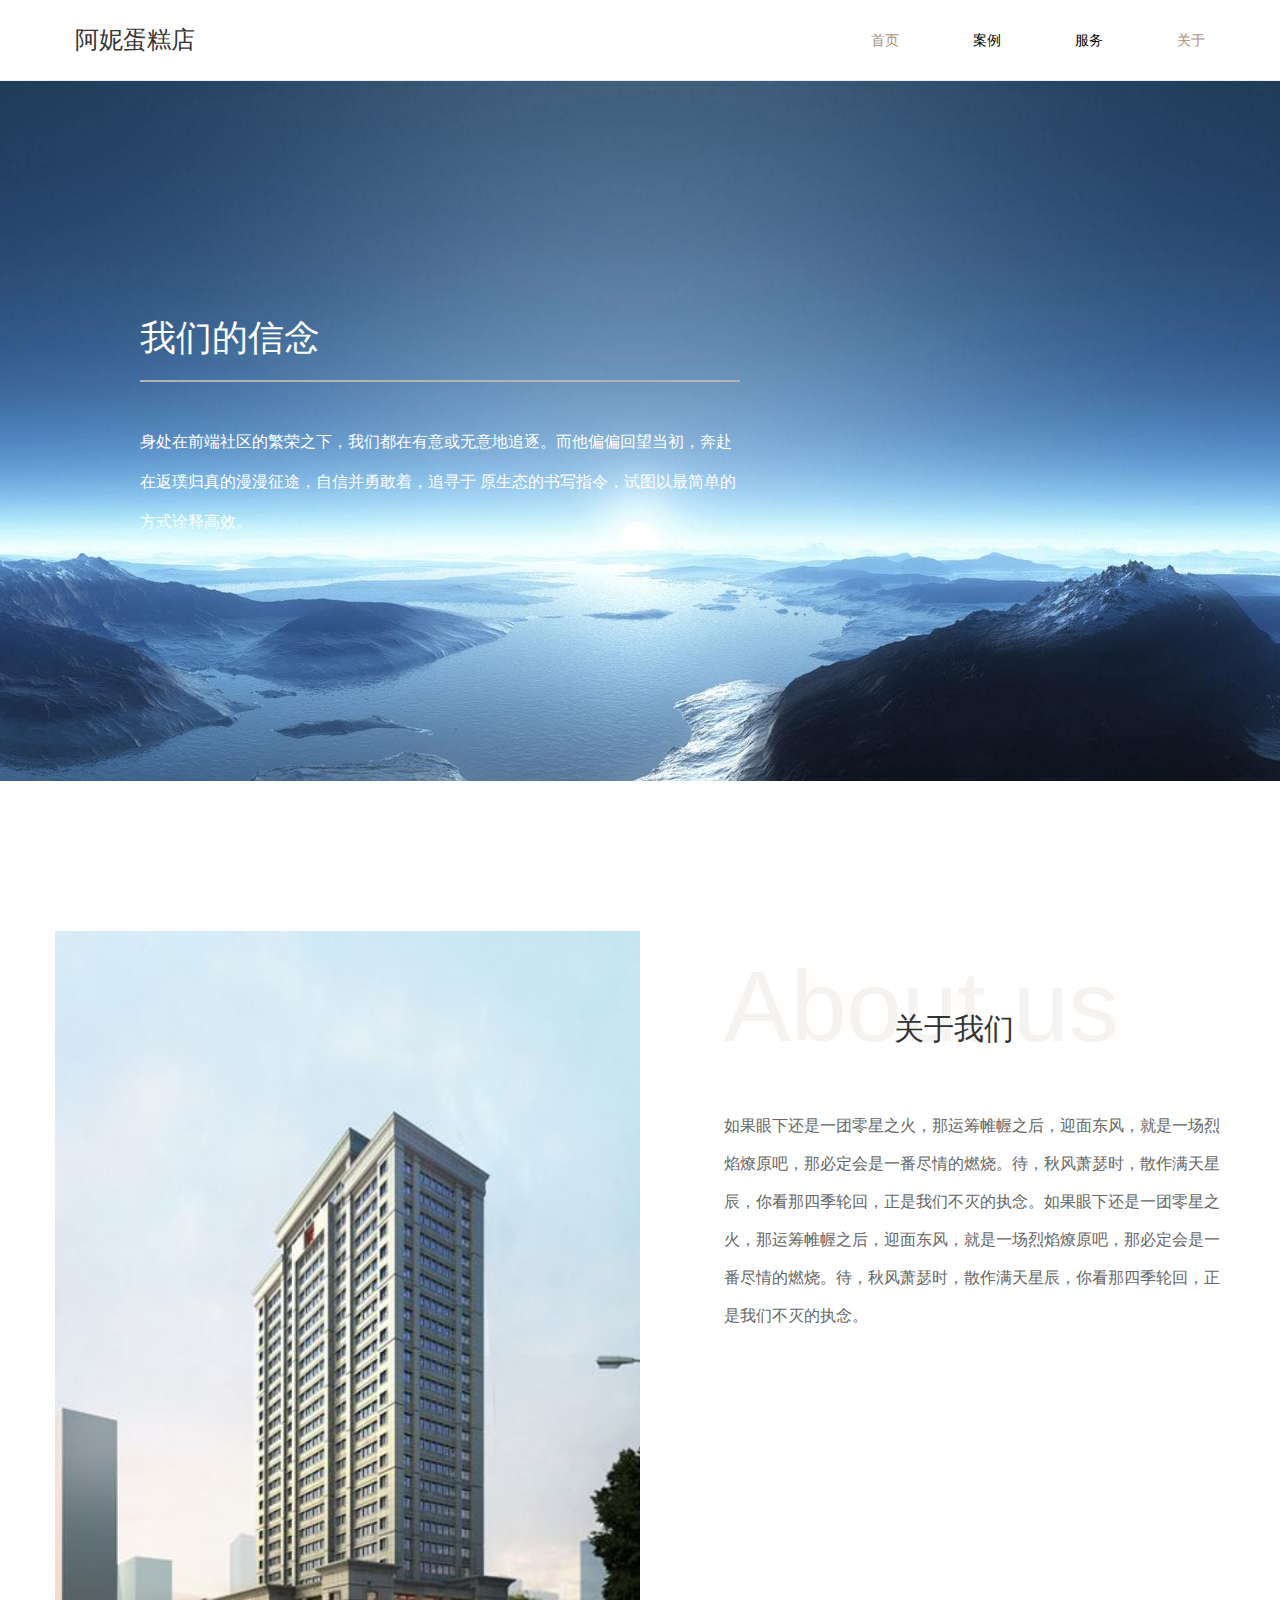
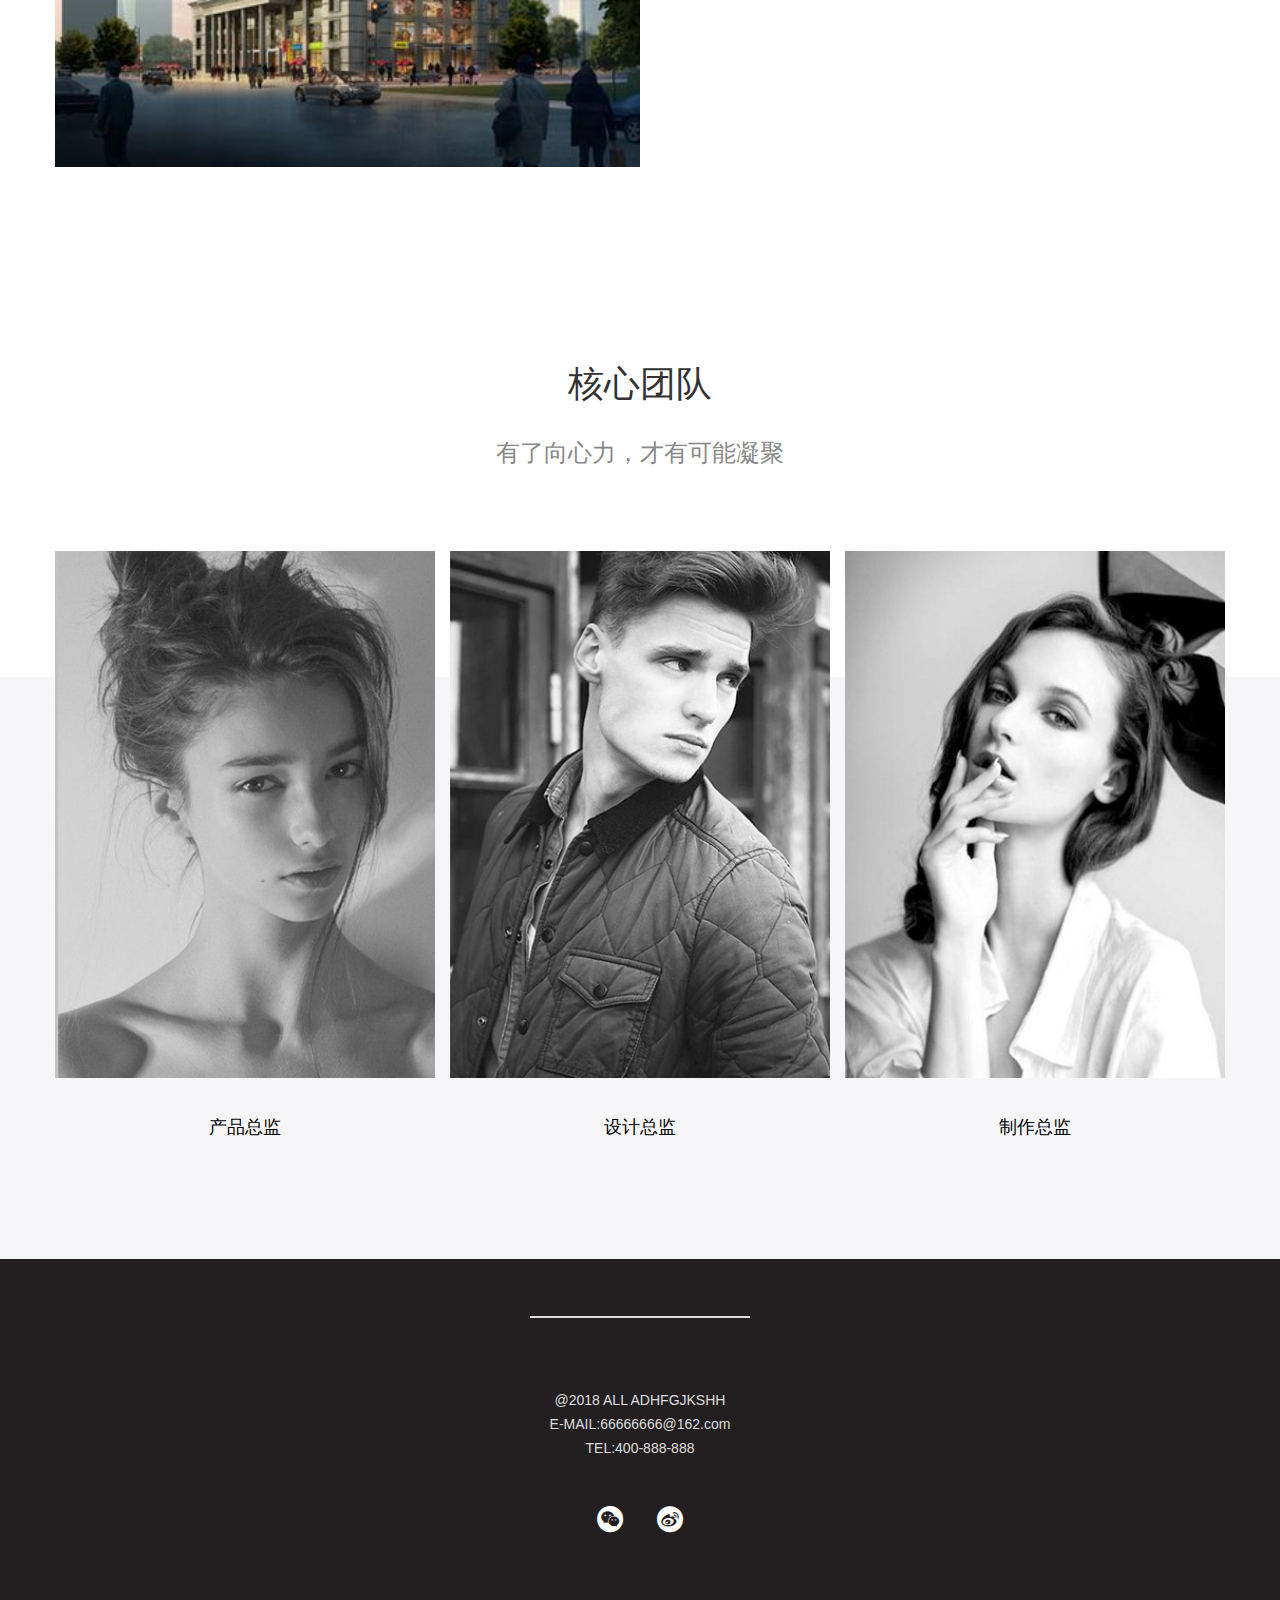
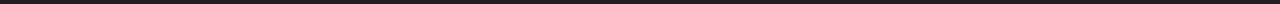
<file: html/about.html>
<!DOCTYPE html>
<html lang="en">
<head>
  <meta charset="UTF-8">
  <title>Document</title>
  <meta name="viewport" content="width=device-width, initial-scale=1.0, minimum-scale=1.0, maximum-scale=1.0, user-scalable=0">
  <meta http-equiv="X-UA-Compatible" content="IE=Edge,chrome=1">
  <script type="text/javascript" src="../res/layui/layui.js"></script>
  <link rel="stylesheet" type="text/css" href="../res/layui/css/layui.css">
  <link rel="stylesheet" type="text/css" href="../res/static/css/main.css">
</head>
<body>
  
  <!-- header -->
  <div class="header_box">
    <div class="header">  
      <ul class="app-header">
        <li class="app-header-menuicon">
           <i class="layui-icon layui-icon-more-vertical"></i>
        </li>
      </ul>
      <h1 class="logo">
        <a href="#">阿妮蛋糕店</a>
      </h1>
      <div class="nav"  style="visibility: visible">
        <a href="index.html" class="active">首页</a>
        <a href="case.html">案例</a>
        <a href="service.html">服务</a>
        <a href="about.html"  class="active">关于</a>
      </div>  
      <ul class="layui-nav header-down-nav">
        <li class="layui-nav-item"><a href="index.html">首页</a></li>
        <li class="layui-nav-item"><a href="case.html">案例</a></li>
        <li class="layui-nav-item"><a href="service.html">服务</a></li>
        <li class="layui-nav-item"><a href="about.html" class="active">关于</a></li>
      </ul>
    </div>
  </div>
  <!-- end-header -->


  <!-- about-content -->
  <div class="about-content">
    <div class="about-big-img">
      <div class="text_box">
        <div class="text">
          <h3>我们的信念</h3>
          <p>身处在前端社区的繁荣之下，我们都在有意或无意地追逐。而他偏偏回望当初，奔赴在返璞归真的漫漫征途，自信并勇敢着，追寻于 原生态的书写指令，试图以最简单的方式诠释高效。
        </div>
      </div>
    </div>
    <div class="about-info">
      <div class="img-texts">
        <div class="item">
          <div class="layui-fluid">
            <div class="layui-row">
              <div class="layui-col-xs12 layui-col-sm12 layui-col-md6 img-center">
                <img src="../images/timg (6).jpg">
              </div>
              <div class="layui-col-xs12 layui-col-sm12 layui-col-md6">
                <div class="text">
                  <h5>About us</h5>
                  <h4>关于我们</h4>
                  <p>如果眼下还是一团零星之火，那运筹帷幄之后，迎面东风，就是一场烈焰燎原吧，那必定会是一番尽情的燃烧。待，秋风萧瑟时，散作满天星辰，你看那四季轮回，正是我们不灭的执念。如果眼下还是一团零星之火，那运筹帷幄之后，迎面东风，就是一场烈焰燎原吧，那必定会是一番尽情的燃烧。待，秋风萧瑟时，散作满天星辰，你看那四季轮回，正是我们不灭的执念。</p>
                </div>
              </div>
            </div>
          </div>
        </div>  
      </div>
      <div class="coreTeam_box">
        <div class="writebg"></div>
        <div class="coreTeam">
          <div class="layui-fluid">
            <h3>核心团队</h3>
            <h4>有了向心力，才有可能凝聚</h4>
            <div class="layui-row layui-col-space15">
              <div class="layui-col-xs12 layui-col-sm4 layui-col-md4">
                <div class="imgTxt">
                  <img src="../res/static/images/gy_img2.jpg" alt="">
                  <h6>产品总监</h6>
                </div>
              </div>
              <div class="layui-col-xs12 layui-col-sm4 layui-col-md4">
                <div class="imgTxt">
                  <img src="../res/static/images/gy_img3.jpg" alt="">
                  <h6>设计总监</h6>
                </div>
              </div>
              <div class="layui-col-xs12 layui-col-sm4 layui-col-md4">
                <div class="imgTxt">
                  <img src="../res/static/images/gy_img4.jpg" alt="">
                  <h6>制作总监</h6>
                </div>
              </div>
            </div>
          </div>
        </div>
      </div>

    </div>
  </div>
  <!-- about-content -->


  <!-- footer -->
  <div class="footer">
    <div class="line"></div>
    <p class="copyright">
      @2018  ALL  ADHFGJKSHH<br />
      E-MAIL:66666666@162.com<br />
      TEL:400-888-888
    </p>
    <div class="icon_box">
      <a href="#"><i class="layui-icon layui-icon-login-wechat weixin-icon"></i></a>
      <a href="#"><i class="layui-icon layui-icon-login-weibo weibo-icon"></i></a>
    </div>
  </div>
  <!-- end-footer -->

  <script type="text/javascript">
  layui.use('jquery',function(){
    var $ = layui.$;
    //建造实例
    $('.app-header-menuicon').on('click',function(){
      $('.header-down-nav').toggleClass('down-nav')
    })
  });
  </script>
</body>
</html>
</file>
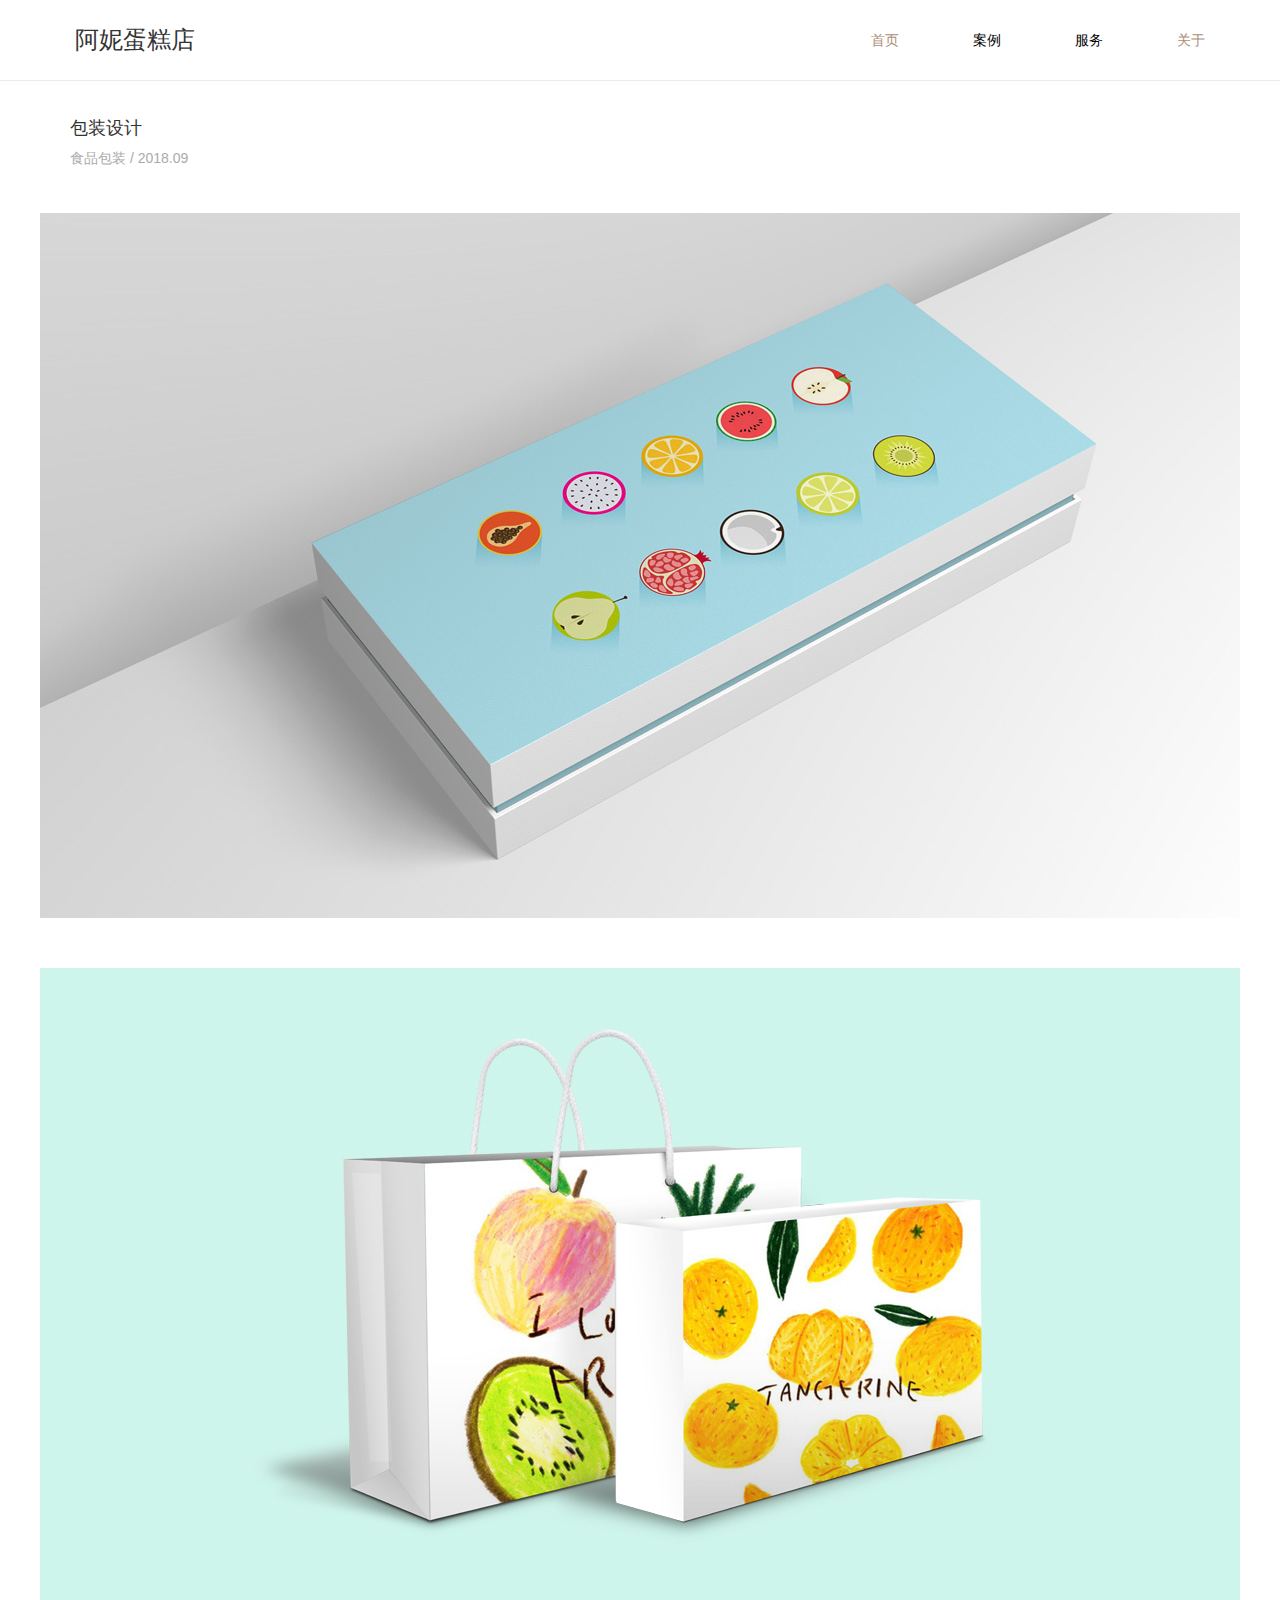
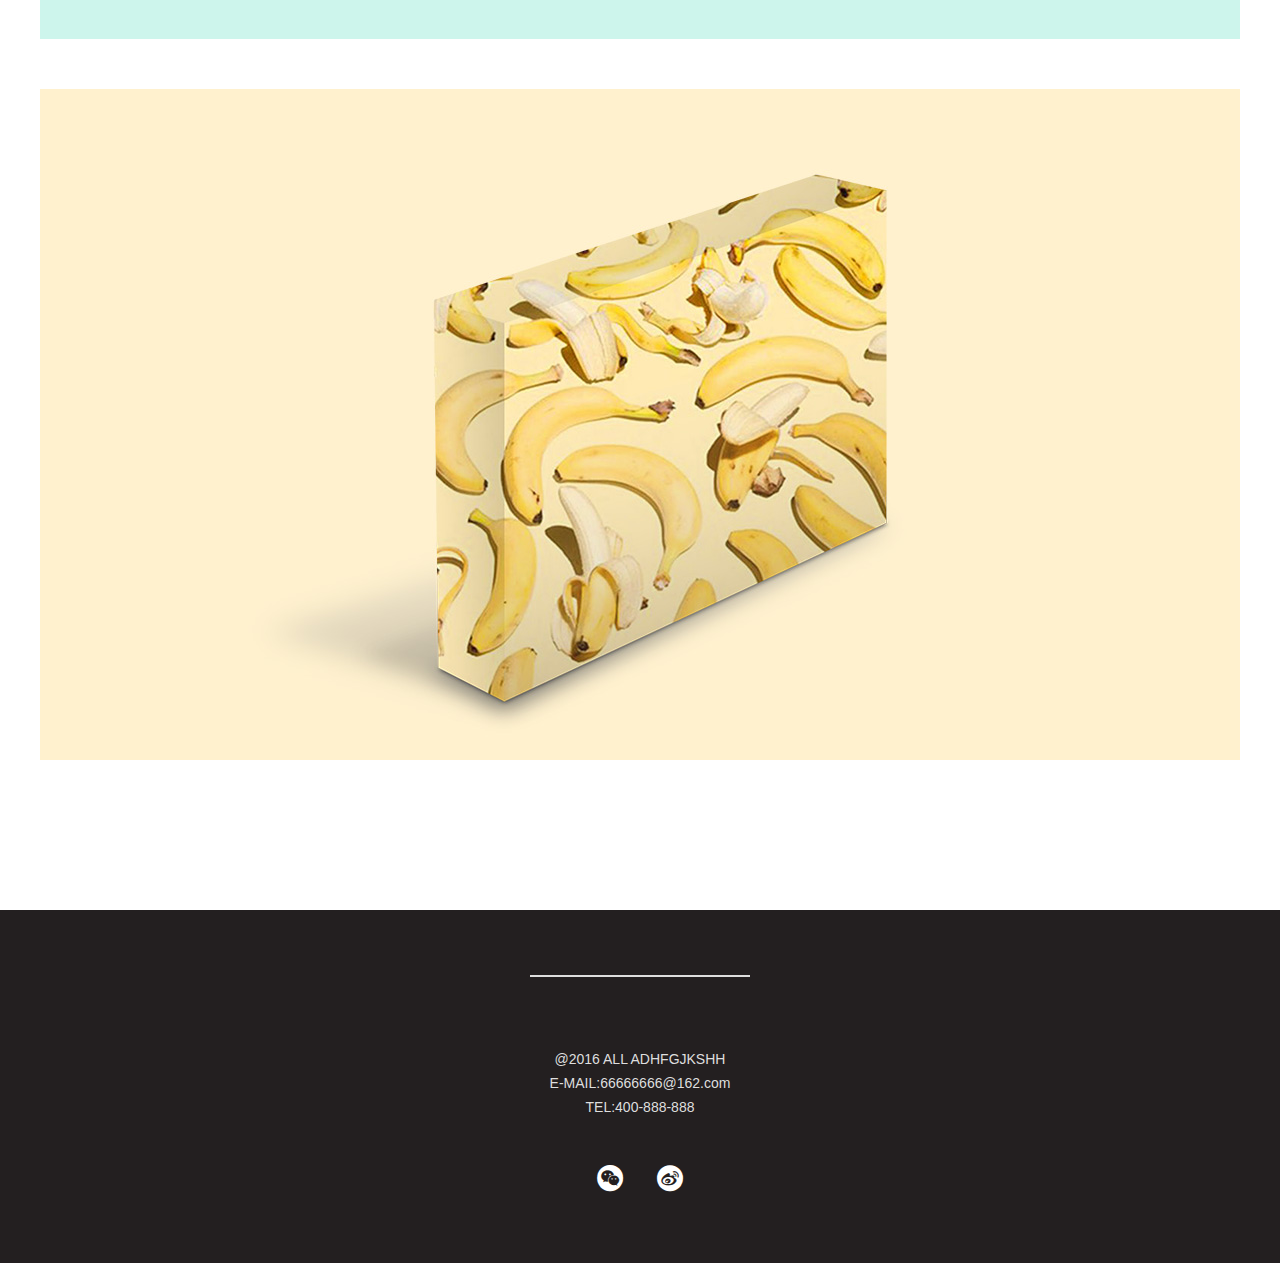
<file: html/details.html>
<!DOCTYPE html>
<html lang="en">
<head>
  <meta charset="UTF-8">
  <title>Document</title>
  <meta name="viewport" content="width=device-width, initial-scale=1.0, minimum-scale=1.0, maximum-scale=1.0, user-scalable=0">
  <meta http-equiv="X-UA-Compatible" content="IE=Edge,chrome=1">
  <script type="text/javascript" src="../res/layui/layui.js"></script>
  <link rel="stylesheet" type="text/css" href="../res/layui/css/layui.css">
  <link rel="stylesheet" type="text/css" href="../res/static/css/main.css">
  <!--加载meta IE兼容文件-->
<!--[if lt IE 9]>
<script src="https://oss.maxcdn.com/libs/html5shiv/3.7.0/html5shiv.js"></script>
<script src="https://oss.maxcdn.com/libs/respond.js/1.3.0/respond.min.js"></script>
<![endif]-->

</head>
<body>
  
  <!-- header -->
  <div class="header_box">
    <div class="header">  
      <ul class="app-header">
        <li class="app-header-menuicon">
           <i class="layui-icon layui-icon-more-vertical"></i>
        </li>
      </ul>
      <h1 class="logo">
        <a href="#">阿妮蛋糕店</a>
      </h1>
      <div class="nav"  style="visibility: visible">
        <a href="index.html" class="active">首页</a>
        <a href="case.html">案例</a>
        <a href="service.html">服务</a>
        <a href="about.html"  class="active">关于</a>
      </div>  
      <ul class="layui-nav header-down-nav">
        <li class="layui-nav-item"><a href="index.html">首页</a></li>
        <li class="layui-nav-item"><a href="case.html">案例</a></li>
        <li class="layui-nav-item"><a href="service.html">服务</a></li>
        <li class="layui-nav-item"><a href="about.html" class="active">关于</a></li>
      </ul>
    </div>
  </div>
  <!-- end-header -->


  <!-- details-content -->
  <div class="details-content">
    <div class="title">
        <h3>包装设计</h3>
        <h4><span class="child-title">食品包装</span> / <span class="time">2018.09</span></h4>
    </div>
    <div class="img-box">
      <img src="../res/static/images/xq_img1.jpg">
      <img src="../res/static/images/xq_img2.jpg">
      <img src="../res/static/images/xq_img3.jpg">
    </div>
  </div>
  <!-- details-content -->


  <!-- footer -->
  <div class="footer">
    <div class="line"></div>
    <p class="copyright">
      @2016  ALL  ADHFGJKSHH<br />
      E-MAIL:66666666@162.com<br />
      TEL:400-888-888
    </p>
    <div class="icon_box">
      <a href="#"><i class="layui-icon layui-icon-login-wechat weixin-icon"></i></a>
      <a href="#"><i class="layui-icon layui-icon-login-weibo weibo-icon"></i></a>
    </div>
  </div>
  <!-- end-footer -->
  <script type="text/javascript">
  layui.use('jquery',function(){
    var $ = layui.$;
    //建造实例
    $('.app-header-menuicon').on('click',function(){
      $('.header-down-nav').toggleClass('down-nav')
    })
  });
  </script>
</body>
</html>
</file>
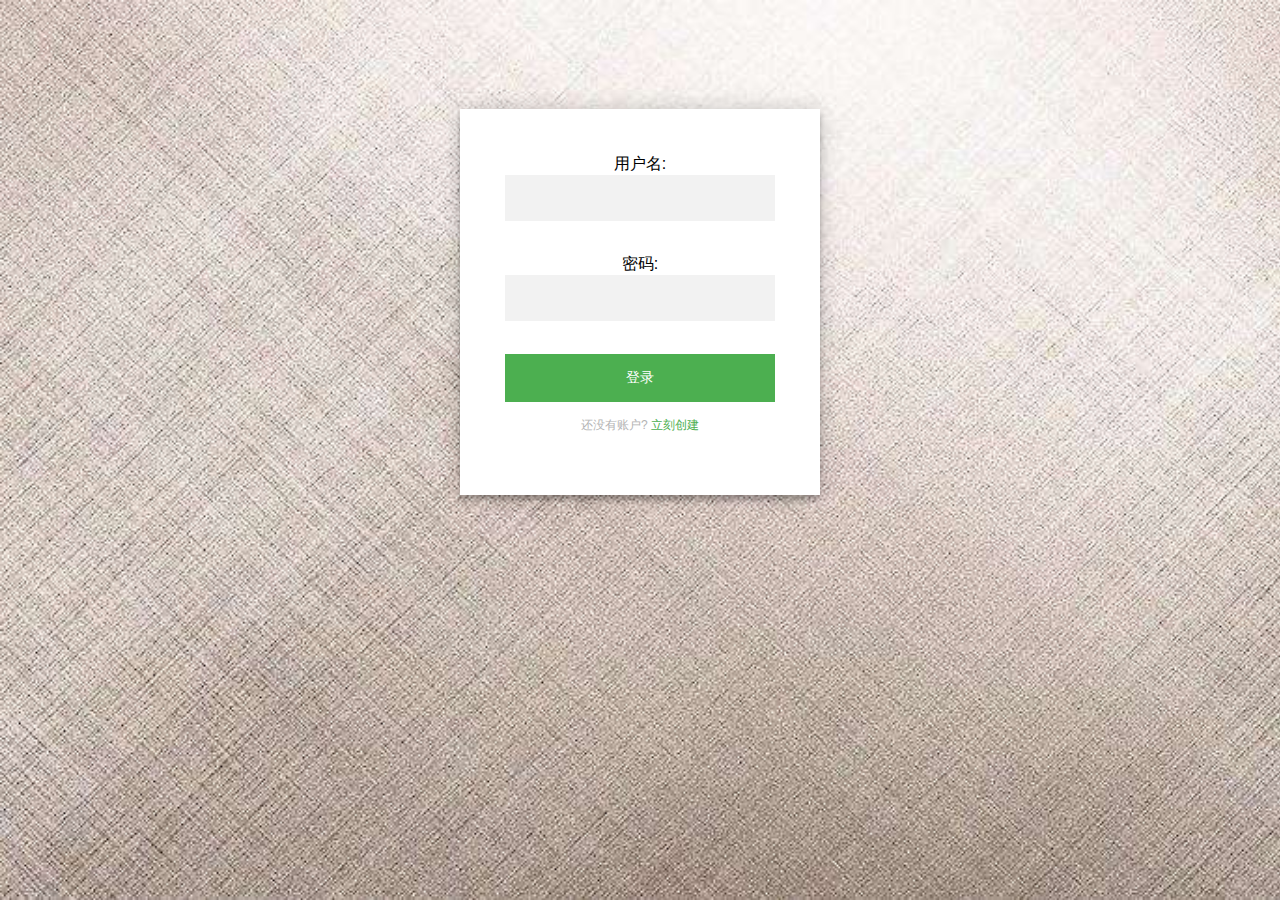
<file: html/login1.html>
<link rel="stylesheet" href="../css/style.css"type="text/css" />
<body>
<div class="htmleaf-container">
    <div id="wrapper" class="login-page">
      <div id="login_form" class="form">
		<form method="post"action="../php/login2.php">
		<label>用户名:<input type="text" name="name"></label>
		<br/><br/>
		<label>密码:<input type="password" name="pw"></label>
		<br/><br/>
		<button type="submit" name="submit">登录</button>
		<p class="message">还没有账户? <a href="register1.html">立刻创建</a></p>
		</form>
      </div>
    </div>
</div>
</body>
</file>
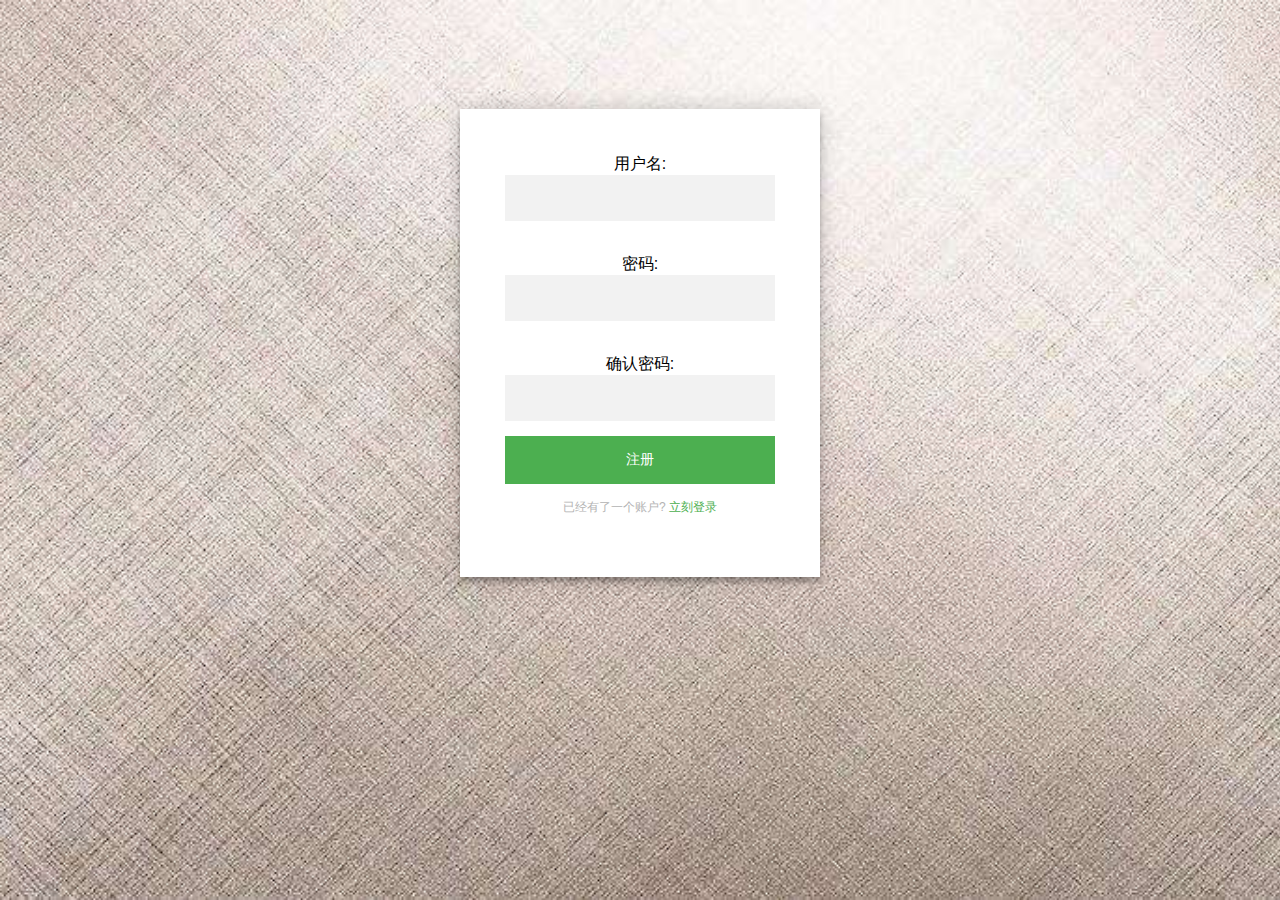
<file: html/register1.html>
<link rel="stylesheet" href="../css/style.css"type="text/css" />
<script language="JavaScript">
function check(){
if(document.form1.name.value==""){
alert("用户名不能为空！");
document.form1.name.value.focus();
return false;
}
if(document.form1.pw.value==""){
alert("密码不能为空！");
document.form1.pw.value.focus();
return false;
}
else
if(document.form1.pw.value!=document.form1.repw.value){
alert("两次输入的密码不一致！");
document.form1.repw.focus();
return false;
}}
</script>
<body>
<div class="htmleaf-container">
    <div id="wrapper" class="login-page">
      <div id="login_form" class="form">
		<form method="post"action="../php/register2.php"name="form1"onsubmit="return check()">
		<label>用户名:<input type="text" name="name"></label>
		<br/><br/>
		<label>密码:<input type="password" name="pw"></label>
		<br/><br/>
		<label>确认密码:<input type="password" name="repw"></label>
		<button type="submit" name="submit">注册</button>
		<p class="message">已经有了一个账户? <a href="login1.html">立刻登录</a></p>
		</form>
	   </div>
    </div>
</div>
</body>
</file>
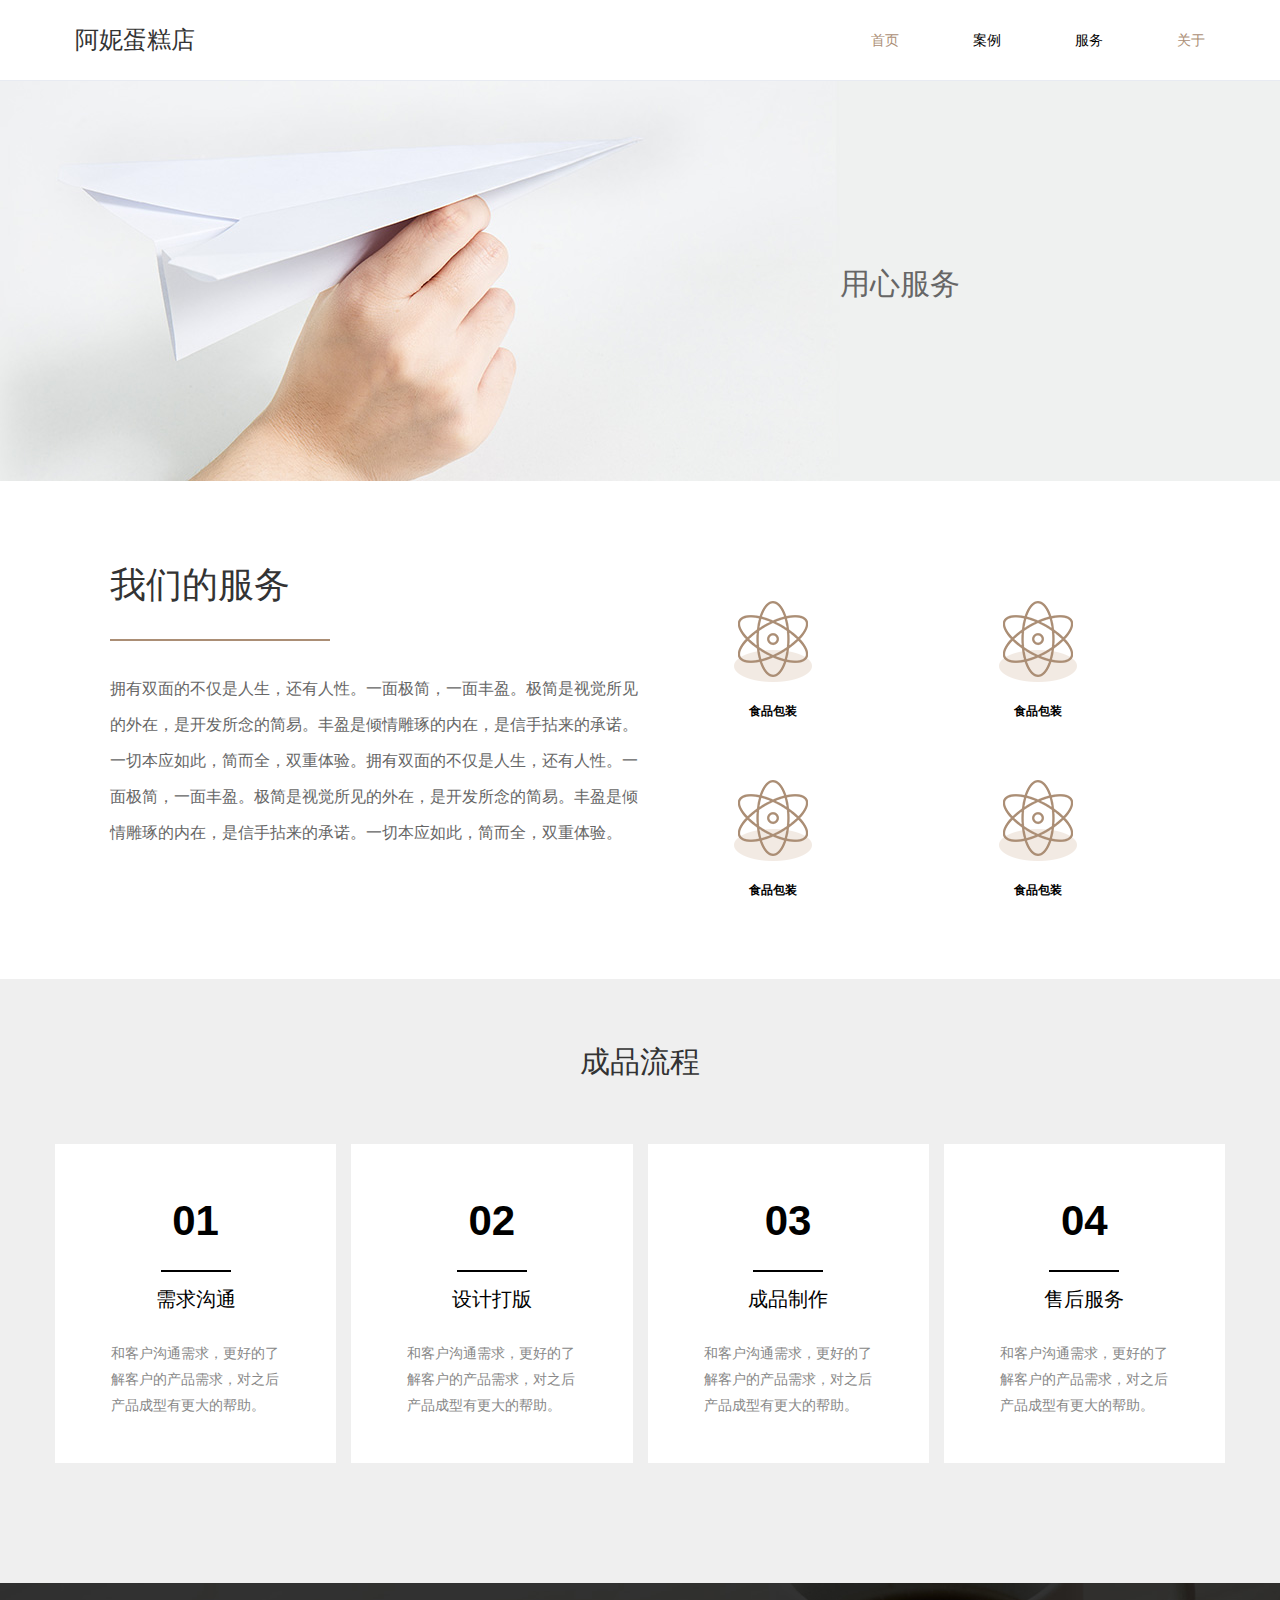
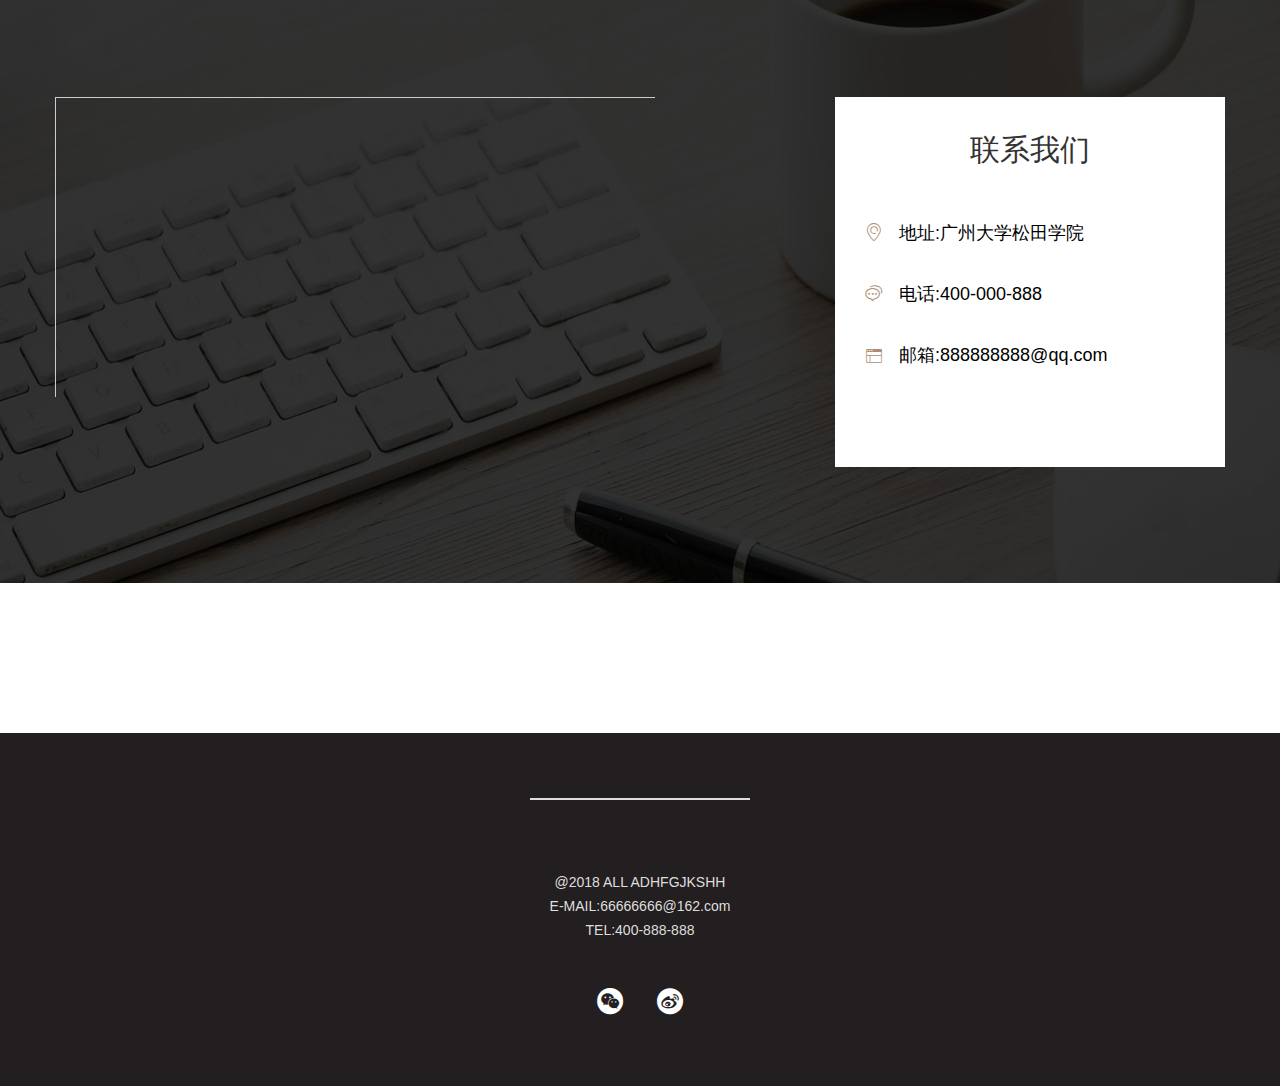
<file: html/service.html>
<!DOCTYPE html>
<html lang="en">
<head>
  <meta charset="UTF-8">
  <title>Document</title>
  <meta name="viewport" content="width=device-width, initial-scale=1.0, minimum-scale=1.0, maximum-scale=1.0, user-scalable=0">
  <meta http-equiv="X-UA-Compatible" content="IE=Edge,chrome=1">
  <script type="text/javascript" src="../res/layui/layui.js"></script>
  <link rel="stylesheet" type="text/css" href="../res/layui/css/layui.css">
  <link rel="stylesheet" type="text/css" href="../res/static/css/main.css">
</head>
<body>
  <div class="header_box">
    <div class="header">  
      <ul class="app-header">
        <li class="app-header-menuicon">
           <i class="layui-icon layui-icon-more-vertical"></i>
        </li>
      </ul>
      <h1 class="logo">
        <a href="#">阿妮蛋糕店</a>
      </h1>
      <div class="nav"  style="visibility: visible">
        <a href="index.html" class="active">首页</a>
        <a href="case.html">案例</a>
        <a href="service.html">服务</a>
        <a href="about.html"  class="active">关于</a>
      </div>  
      <ul class="layui-nav header-down-nav">
        <li class="layui-nav-item"><a href="index.html">首页</a></li>
        <li class="layui-nav-item"><a href="case.html">案例</a></li>
        <li class="layui-nav-item"><a href="service.html">服务</a></li>
        <li class="layui-nav-item"><a href="about.html" class="active">关于</a></li>
      </ul>
    </div>
  </div>
  <div class="service-content">

    <div class="service-big-img">
      <div class="service-img-text">
        <h3>用心服务</h3>
      </div>
    </div>

    <div class="content-introduction">
      <div class="layui-fluid">
        <div class="layui-row">
          <div class="layui-col-xs12 layui-col-sm12 layui-col-md6">
            <div class="text">
              <h2>我们的服务</h2>
              <div class="line"></div>
              <p>拥有双面的不仅是人生，还有人性。一面极简，一面丰盈。极简是视觉所见的外在，是开发所念的简易。丰盈是倾情雕琢的内在，是信手拈来的承诺。一切本应如此，简而全，双重体验。拥有双面的不仅是人生，还有人性。一面极简，一面丰盈。极简是视觉所见的外在，是开发所念的简易。丰盈是倾情雕琢的内在，是信手拈来的承诺。一切本应如此，简而全，双重体验。</p>
            </div>
          </div>
          <div class="layui-col-xs12 layui-col-sm12 layui-col-md6">
            <div class="img-text-box layui-clear">
              <div class="layui-row">
                <div class="layui-col-xs6 layui-col-sm3 layui-col-md6">
                  <div class="item">
                    <img src="../res/static/images/fw_icon1.png" alt="">
                    <h5>食品包装</h5>
                  </div>
                </div>
                <div class="layui-col-xs6 layui-col-sm3 layui-col-md6">
                  <div class="item">
                    <img src="../res/static/images/fw_icon1.png" alt="">
                    <h5>食品包装</h5>
                  </div>
                </div>
                <div class="layui-col-xs6 layui-col-sm3 layui-col-md6">
                  <div class="item">
                    <img src="../res/static/images/fw_icon1.png" alt="">
                    <h5>食品包装</h5>
                  </div>
                </div>
                <div class="layui-col-xs6 layui-col-sm3 layui-col-md6">
                  <div class="item">
                    <img src="../res/static/images/fw_icon1.png" alt="">
                    <h5>食品包装</h5>
                  </div>
                </div>
              </div>
            </div>
          </div>
        </div>
      </div> 
    </div>

    <div class="service-process-box">
      <div class="service-process">
        <div class="layui-fluid">    
            <h3 class="title">成品流程</h3>
            <div class="process-centent">
              <div class="layui-row layui-col-space15">
                <div class="layui-col-xs12 layui-col-sm6 layui-col-md3">
                    <div class="item">
                      <h4>01</h4>
                      <h5>需求沟通</h5>
                      <p>和客户沟通需求，更好的了解客户的产品需求，对之后产品成型有更大的帮助。</p>
                    </div>
                </div> 
                <div class="layui-col-xs12 layui-col-sm6 layui-col-md3">
                    <div class="item">
                      <h4>02</h4>
                      <h5>设计打版</h5>
                      <p>和客户沟通需求，更好的了解客户的产品需求，对之后产品成型有更大的帮助。</p>
                    </div>
                </div>
                <div class="layui-col-xs12 layui-col-sm6 layui-col-md3">
                    <div class="item">
                      <h4>03</h4>
                      <h5>成品制作</h5>
                      <p>和客户沟通需求，更好的了解客户的产品需求，对之后产品成型有更大的帮助。</p>
                    </div>
                </div>
                <div class="layui-col-xs12 layui-col-sm6 layui-col-md3">
                    <div class="item">
                      <h4>04</h4>
                      <h5>售后服务</h5>
                      <p>和客户沟通需求，更好的了解客户的产品需求，对之后产品成型有更大的帮助。</p>
                    </div>
                </div>
              </div>
            </div>  
        </div>
      </div>
    </div>

    <div class="service-contact">
      <div class="service-contact-box">
        <div class="layui-fluid">
          <div class="layui-row">
            <div class="layui-col-xs12 layui-col-sm6 layui-col-md7"><iframe src="map.html" width="600" height="300" frameborder="0" scrolling="no"></iframe></div>
             <div class="layui-col-xs12 layui-col-sm5  layui-col-md4 fr">
                <div class="cantact-info">
                  <h3>联系我们</h3>
                  <div class="item">
                    <p><i class="layui-icon layui-icon-location"></i>地址:<span>广州大学松田学院</span></p>
                    <p><i class="layui-icon layui-icon-dialogue"></i>电话:<span>400-000-888</span></p>
                    <p><i class="layui-icon layui-icon-layouts"></i>邮箱:<span>888888888@qq.com</span></p>
                  </div>
                </div>
                
            </div >
          </div>
        </div>
      </div>
    </div>
  </div>
  <div class="footer">
    <div class="line"></div>
    <p class="copyright">
      @2018  ALL  ADHFGJKSHH<br />
      E-MAIL:66666666@162.com<br />
      TEL:400-888-888
    </p>
    <div class="icon_box">
      <a href="#"><i class="layui-icon layui-icon-login-wechat weixin-icon"></i></a>
      <a href="#"><i class="layui-icon layui-icon-login-weibo weibo-icon"></i></a>
    </div>
  </div>
  <script type="text/javascript">
  layui.use('jquery',function(){
    var $ = layui.$;
    //建造实例
    $('.app-header-menuicon').on('click',function(){
      $('.header-down-nav').toggleClass('down-nav')
    })
  });
  </script>
</body>
</html>
</file>
<file: res/layui/css/layui.css>
.layui-inline,img{display:inline-block;vertical-align:middle}h1,h2,h3,h4,h5,h6{font-weight:400}.layui-edge,.layui-header,.layui-inline,.layui-main{position:relative}.layui-elip,.layui-form-checkbox span,.layui-form-pane .layui-form-label{text-overflow:ellipsis;white-space:nowrap}.layui-btn,.layui-edge,.layui-inline,img{vertical-align:middle}.layui-btn,.layui-disabled,.layui-icon,.layui-unselect{-webkit-user-select:none;-ms-user-select:none;-moz-user-select:none}blockquote,body,button,dd,div,dl,dt,form,h1,h2,h3,h4,h5,h6,input,li,ol,p,pre,td,textarea,th,ul{margin:0;padding:0;-webkit-tap-highlight-color:rgba(0,0,0,0)}a:active,a:hover{outline:0}img{border:none}li{list-style:none}table{border-collapse:collapse;border-spacing:0}h4,h5,h6{font-size:100%}button,input,optgroup,option,select,textarea{font-family:inherit;font-size:inherit;font-style:inherit;font-weight:inherit;outline:0}pre{white-space:pre-wrap;white-space:-moz-pre-wrap;white-space:-pre-wrap;white-space:-o-pre-wrap;word-wrap:break-word}body{line-height:24px;font:14px Helvetica Neue,Helvetica,PingFang SC,Tahoma,Arial,sans-serif}hr{height:1px;margin:10px 0;border:0;clear:both}a{color:#333;text-decoration:none}a:hover{color:#777}a cite{font-style:normal;*cursor:pointer}.layui-border-box,.layui-border-box *{box-sizing:border-box}.layui-box,.layui-box *{box-sizing:content-box}.layui-clear{clear:both;*zoom:1}.layui-clear:after{content:'\20';clear:both;*zoom:1;display:block;height:0}.layui-inline{*display:inline;*zoom:1}.layui-edge{display:inline-block;width:0;height:0;border-width:6px;border-style:dashed;border-color:transparent;overflow:hidden}.layui-edge-top{top:-4px;border-bottom-color:#999;border-bottom-style:solid}.layui-edge-right{border-left-color:#999;border-left-style:solid}.layui-edge-bottom{top:2px;border-top-color:#999;border-top-style:solid}.layui-edge-left{border-right-color:#999;border-right-style:solid}.layui-elip{overflow:hidden}.layui-disabled,.layui-disabled:hover{color:#d2d2d2!important;cursor:not-allowed!important}.layui-circle{border-radius:100%}.layui-show{display:block!important}.layui-hide{display:none!important}@font-face{font-family:layui-icon;src:url(../font/iconfont.eot?v=240);src:url(../font/iconfont.eot?v=240#iefix) format('embedded-opentype'),url(../font/iconfont.svg?v=240#iconfont) format('svg'),url(../font/iconfont.woff?v=240) format('woff'),url(../font/iconfont.ttf?v=240) format('truetype')}.layui-icon{font-family:layui-icon!important;font-size:16px;font-style:normal;-webkit-font-smoothing:antialiased;-moz-osx-font-smoothing:grayscale}.layui-icon-reply-fill:before{content:"\e611"}.layui-icon-set-fill:before{content:"\e614"}.layui-icon-menu-fill:before{content:"\e60f"}.layui-icon-search:before{content:"\e615"}.layui-icon-share:before{content:"\e641"}.layui-icon-set-sm:before{content:"\e620"}.layui-icon-engine:before{content:"\e628"}.layui-icon-close:before{content:"\1006"}.layui-icon-close-fill:before{content:"\1007"}.layui-icon-chart-screen:before{content:"\e629"}.layui-icon-star:before{content:"\e600"}.layui-icon-circle-dot:before{content:"\e617"}.layui-icon-chat:before{content:"\e606"}.layui-icon-release:before{content:"\e609"}.layui-icon-list:before{content:"\e60a"}.layui-icon-chart:before{content:"\e62c"}.layui-icon-ok-circle:before{content:"\1005"}.layui-icon-layim-theme:before{content:"\e61b"}.layui-icon-table:before{content:"\e62d"}.layui-icon-right:before{content:"\e602"}.layui-icon-left:before{content:"\e603"}.layui-icon-cart-simple:before{content:"\e698"}.layui-icon-face-cry:before{content:"\e69c"}.layui-icon-face-smile:before{content:"\e6af"}.layui-icon-survey:before{content:"\e6b2"}.layui-icon-tree:before{content:"\e62e"}.layui-icon-upload-circle:before{content:"\e62f"}.layui-icon-add-circle:before{content:"\e61f"}.layui-icon-download-circle:before{content:"\e601"}.layui-icon-templeate-1:before{content:"\e630"}.layui-icon-util:before{content:"\e631"}.layui-icon-face-surprised:before{content:"\e664"}.layui-icon-edit:before{content:"\e642"}.layui-icon-speaker:before{content:"\e645"}.layui-icon-down:before{content:"\e61a"}.layui-icon-file:before{content:"\e621"}.layui-icon-layouts:before{content:"\e632"}.layui-icon-rate-half:before{content:"\e6c9"}.layui-icon-add-circle-fine:before{content:"\e608"}.layui-icon-prev-circle:before{content:"\e633"}.layui-icon-read:before{content:"\e705"}.layui-icon-404:before{content:"\e61c"}.layui-icon-carousel:before{content:"\e634"}.layui-icon-help:before{content:"\e607"}.layui-icon-code-circle:before{content:"\e635"}.layui-icon-water:before{content:"\e636"}.layui-icon-username:before{content:"\e66f"}.layui-icon-find-fill:before{content:"\e670"}.layui-icon-about:before{content:"\e60b"}.layui-icon-location:before{content:"\e715"}.layui-icon-up:before{content:"\e619"}.layui-icon-pause:before{content:"\e651"}.layui-icon-date:before{content:"\e637"}.layui-icon-layim-uploadfile:before{content:"\e61d"}.layui-icon-delete:before{content:"\e640"}.layui-icon-play:before{content:"\e652"}.layui-icon-top:before{content:"\e604"}.layui-icon-friends:before{content:"\e612"}.layui-icon-refresh-3:before{content:"\e9aa"}.layui-icon-ok:before{content:"\e605"}.layui-icon-layer:before{content:"\e638"}.layui-icon-face-smile-fine:before{content:"\e60c"}.layui-icon-dollar:before{content:"\e659"}.layui-icon-group:before{content:"\e613"}.layui-icon-layim-download:before{content:"\e61e"}.layui-icon-picture-fine:before{content:"\e60d"}.layui-icon-link:before{content:"\e64c"}.layui-icon-diamond:before{content:"\e735"}.layui-icon-log:before{content:"\e60e"}.layui-icon-rate-solid:before{content:"\e67a"}.layui-icon-fonts-del:before{content:"\e64f"}.layui-icon-unlink:before{content:"\e64d"}.layui-icon-fonts-clear:before{content:"\e639"}.layui-icon-triangle-r:before{content:"\e623"}.layui-icon-circle:before{content:"\e63f"}.layui-icon-radio:before{content:"\e643"}.layui-icon-align-center:before{content:"\e647"}.layui-icon-align-right:before{content:"\e648"}.layui-icon-align-left:before{content:"\e649"}.layui-icon-loading-1:before{content:"\e63e"}.layui-icon-return:before{content:"\e65c"}.layui-icon-fonts-strong:before{content:"\e62b"}.layui-icon-upload:before{content:"\e67c"}.layui-icon-dialogue:before{content:"\e63a"}.layui-icon-video:before{content:"\e6ed"}.layui-icon-headset:before{content:"\e6fc"}.layui-icon-cellphone-fine:before{content:"\e63b"}.layui-icon-add-1:before{content:"\e654"}.layui-icon-face-smile-b:before{content:"\e650"}.layui-icon-fonts-html:before{content:"\e64b"}.layui-icon-form:before{content:"\e63c"}.layui-icon-cart:before{content:"\e657"}.layui-icon-camera-fill:before{content:"\e65d"}.layui-icon-tabs:before{content:"\e62a"}.layui-icon-fonts-code:before{content:"\e64e"}.layui-icon-fire:before{content:"\e756"}.layui-icon-set:before{content:"\e716"}.layui-icon-fonts-u:before{content:"\e646"}.layui-icon-triangle-d:before{content:"\e625"}.layui-icon-tips:before{content:"\e702"}.layui-icon-picture:before{content:"\e64a"}.layui-icon-more-vertical:before{content:"\e671"}.layui-icon-flag:before{content:"\e66c"}.layui-icon-loading:before{content:"\e63d"}.layui-icon-fonts-i:before{content:"\e644"}.layui-icon-refresh-1:before{content:"\e666"}.layui-icon-rmb:before{content:"\e65e"}.layui-icon-home:before{content:"\e68e"}.layui-icon-user:before{content:"\e770"}.layui-icon-notice:before{content:"\e667"}.layui-icon-login-weibo:before{content:"\e675"}.layui-icon-voice:before{content:"\e688"}.layui-icon-upload-drag:before{content:"\e681"}.layui-icon-login-qq:before{content:"\e676"}.layui-icon-snowflake:before{content:"\e6b1"}.layui-icon-file-b:before{content:"\e655"}.layui-icon-template:before{content:"\e663"}.layui-icon-auz:before{content:"\e672"}.layui-icon-console:before{content:"\e665"}.layui-icon-app:before{content:"\e653"}.layui-icon-prev:before{content:"\e65a"}.layui-icon-website:before{content:"\e7ae"}.layui-icon-next:before{content:"\e65b"}.layui-icon-component:before{content:"\e857"}.layui-icon-more:before{content:"\e65f"}.layui-icon-login-wechat:before{content:"\e677"}.layui-icon-shrink-right:before{content:"\e668"}.layui-icon-spread-left:before{content:"\e66b"}.layui-icon-camera:before{content:"\e660"}.layui-icon-note:before{content:"\e66e"}.layui-icon-refresh:before{content:"\e669"}.layui-icon-female:before{content:"\e661"}.layui-icon-male:before{content:"\e662"}.layui-icon-password:before{content:"\e673"}.layui-icon-senior:before{content:"\e674"}.layui-icon-theme:before{content:"\e66a"}.layui-icon-tread:before{content:"\e6c5"}.layui-icon-praise:before{content:"\e6c6"}.layui-icon-star-fill:before{content:"\e658"}.layui-icon-rate:before{content:"\e67b"}.layui-icon-template-1:before{content:"\e656"}.layui-icon-vercode:before{content:"\e679"}.layui-icon-cellphone:before{content:"\e678"}.layui-icon-screen-full:before{content:"\e622"}.layui-icon-screen-restore:before{content:"\e758"}.layui-icon-cols:before{content:"\e610"}.layui-icon-export:before{content:"\e67d"}.layui-icon-print:before{content:"\e66d"}.layui-icon-slider:before{content:"\e714"}.layui-main{width:1140px;margin:0 auto}.layui-header{z-index:1000;height:60px}.layui-header a:hover{transition:all .5s;-webkit-transition:all .5s}.layui-side{position:fixed;left:0;top:0;bottom:0;z-index:999;width:200px;overflow-x:hidden}.layui-side-scroll{position:relative;width:220px;height:100%;overflow-x:hidden}.layui-body{position:absolute;left:200px;right:0;top:0;bottom:0;z-index:998;width:auto;overflow:hidden;overflow-y:auto;box-sizing:border-box}.layui-layout-body{overflow:hidden}.layui-layout-admin .layui-header{background-color:#23262E}.layui-layout-admin .layui-side{top:60px;width:200px;overflow-x:hidden}.layui-layout-admin .layui-body{top:60px;bottom:44px}.layui-layout-admin .layui-main{width:auto;margin:0 15px}.layui-layout-admin .layui-footer{position:fixed;left:200px;right:0;bottom:0;height:44px;line-height:44px;padding:0 15px;background-color:#eee}.layui-layout-admin .layui-logo{position:absolute;left:0;top:0;width:200px;height:100%;line-height:60px;text-align:center;color:#009688;font-size:16px}.layui-layout-admin .layui-header .layui-nav{background:0 0}.layui-layout-left{position:absolute!important;left:200px;top:0}.layui-layout-right{position:absolute!important;right:0;top:0}.layui-container{position:relative;margin:0 auto;padding:0 15px;box-sizing:border-box}.layui-fluid{position:relative;margin:0 auto;padding:0 15px}.layui-row:after,.layui-row:before{content:'';display:block;clear:both}.layui-col-lg1,.layui-col-lg10,.layui-col-lg11,.layui-col-lg12,.layui-col-lg2,.layui-col-lg3,.layui-col-lg4,.layui-col-lg5,.layui-col-lg6,.layui-col-lg7,.layui-col-lg8,.layui-col-lg9,.layui-col-md1,.layui-col-md10,.layui-col-md11,.layui-col-md12,.layui-col-md2,.layui-col-md3,.layui-col-md4,.layui-col-md5,.layui-col-md6,.layui-col-md7,.layui-col-md8,.layui-col-md9,.layui-col-sm1,.layui-col-sm10,.layui-col-sm11,.layui-col-sm12,.layui-col-sm2,.layui-col-sm3,.layui-col-sm4,.layui-col-sm5,.layui-col-sm6,.layui-col-sm7,.layui-col-sm8,.layui-col-sm9,.layui-col-xs1,.layui-col-xs10,.layui-col-xs11,.layui-col-xs12,.layui-col-xs2,.layui-col-xs3,.layui-col-xs4,.layui-col-xs5,.layui-col-xs6,.layui-col-xs7,.layui-col-xs8,.layui-col-xs9{position:relative;display:block;box-sizing:border-box}.layui-col-xs1,.layui-col-xs10,.layui-col-xs11,.layui-col-xs12,.layui-col-xs2,.layui-col-xs3,.layui-col-xs4,.layui-col-xs5,.layui-col-xs6,.layui-col-xs7,.layui-col-xs8,.layui-col-xs9{float:left}.layui-col-xs1{width:8.33333333%}.layui-col-xs2{width:16.66666667%}.layui-col-xs3{width:25%}.layui-col-xs4{width:33.33333333%}.layui-col-xs5{width:41.66666667%}.layui-col-xs6{width:50%}.layui-col-xs7{width:58.33333333%}.layui-col-xs8{width:66.66666667%}.layui-col-xs9{width:75%}.layui-col-xs10{width:83.33333333%}.layui-col-xs11{width:91.66666667%}.layui-col-xs12{width:100%}.layui-col-xs-offset1{margin-left:8.33333333%}.layui-col-xs-offset2{margin-left:16.66666667%}.layui-col-xs-offset3{margin-left:25%}.layui-col-xs-offset4{margin-left:33.33333333%}.layui-col-xs-offset5{margin-left:41.66666667%}.layui-col-xs-offset6{margin-left:50%}.layui-col-xs-offset7{margin-left:58.33333333%}.layui-col-xs-offset8{margin-left:66.66666667%}.layui-col-xs-offset9{margin-left:75%}.layui-col-xs-offset10{margin-left:83.33333333%}.layui-col-xs-offset11{margin-left:91.66666667%}.layui-col-xs-offset12{margin-left:100%}@media screen and (max-width:768px){.layui-hide-xs{display:none!important}.layui-show-xs-block{display:block!important}.layui-show-xs-inline{display:inline!important}.layui-show-xs-inline-block{display:inline-block!important}}@media screen and (min-width:768px){.layui-container{width:750px}.layui-hide-sm{display:none!important}.layui-show-sm-block{display:block!important}.layui-show-sm-inline{display:inline!important}.layui-show-sm-inline-block{display:inline-block!important}.layui-col-sm1,.layui-col-sm10,.layui-col-sm11,.layui-col-sm12,.layui-col-sm2,.layui-col-sm3,.layui-col-sm4,.layui-col-sm5,.layui-col-sm6,.layui-col-sm7,.layui-col-sm8,.layui-col-sm9{float:left}.layui-col-sm1{width:8.33333333%}.layui-col-sm2{width:16.66666667%}.layui-col-sm3{width:25%}.layui-col-sm4{width:33.33333333%}.layui-col-sm5{width:41.66666667%}.layui-col-sm6{width:50%}.layui-col-sm7{width:58.33333333%}.layui-col-sm8{width:66.66666667%}.layui-col-sm9{width:75%}.layui-col-sm10{width:83.33333333%}.layui-col-sm11{width:91.66666667%}.layui-col-sm12{width:100%}.layui-col-sm-offset1{margin-left:8.33333333%}.layui-col-sm-offset2{margin-left:16.66666667%}.layui-col-sm-offset3{margin-left:25%}.layui-col-sm-offset4{margin-left:33.33333333%}.layui-col-sm-offset5{margin-left:41.66666667%}.layui-col-sm-offset6{margin-left:50%}.layui-col-sm-offset7{margin-left:58.33333333%}.layui-col-sm-offset8{margin-left:66.66666667%}.layui-col-sm-offset9{margin-left:75%}.layui-col-sm-offset10{margin-left:83.33333333%}.layui-col-sm-offset11{margin-left:91.66666667%}.layui-col-sm-offset12{margin-left:100%}}@media screen and (min-width:992px){.layui-container{width:970px}.layui-hide-md{display:none!important}.layui-show-md-block{display:block!important}.layui-show-md-inline{display:inline!important}.layui-show-md-inline-block{display:inline-block!important}.layui-col-md1,.layui-col-md10,.layui-col-md11,.layui-col-md12,.layui-col-md2,.layui-col-md3,.layui-col-md4,.layui-col-md5,.layui-col-md6,.layui-col-md7,.layui-col-md8,.layui-col-md9{float:left}.layui-col-md1{width:8.33333333%}.layui-col-md2{width:16.66666667%}.layui-col-md3{width:25%}.layui-col-md4{width:33.33333333%}.layui-col-md5{width:41.66666667%}.layui-col-md6{width:50%}.layui-col-md7{width:58.33333333%}.layui-col-md8{width:66.66666667%}.layui-col-md9{width:75%}.layui-col-md10{width:83.33333333%}.layui-col-md11{width:91.66666667%}.layui-col-md12{width:100%}.layui-col-md-offset1{margin-left:8.33333333%}.layui-col-md-offset2{margin-left:16.66666667%}.layui-col-md-offset3{margin-left:25%}.layui-col-md-offset4{margin-left:33.33333333%}.layui-col-md-offset5{margin-left:41.66666667%}.layui-col-md-offset6{margin-left:50%}.layui-col-md-offset7{margin-left:58.33333333%}.layui-col-md-offset8{margin-left:66.66666667%}.layui-col-md-offset9{margin-left:75%}.layui-col-md-offset10{margin-left:83.33333333%}.layui-col-md-offset11{margin-left:91.66666667%}.layui-col-md-offset12{margin-left:100%}}@media screen and (min-width:1200px){.layui-container{width:1170px}.layui-hide-lg{display:none!important}.layui-show-lg-block{display:block!important}.layui-show-lg-inline{display:inline!important}.layui-show-lg-inline-block{display:inline-block!important}.layui-col-lg1,.layui-col-lg10,.layui-col-lg11,.layui-col-lg12,.layui-col-lg2,.layui-col-lg3,.layui-col-lg4,.layui-col-lg5,.layui-col-lg6,.layui-col-lg7,.layui-col-lg8,.layui-col-lg9{float:left}.layui-col-lg1{width:8.33333333%}.layui-col-lg2{width:16.66666667%}.layui-col-lg3{width:25%}.layui-col-lg4{width:33.33333333%}.layui-col-lg5{width:41.66666667%}.layui-col-lg6{width:50%}.layui-col-lg7{width:58.33333333%}.layui-col-lg8{width:66.66666667%}.layui-col-lg9{width:75%}.layui-col-lg10{width:83.33333333%}.layui-col-lg11{width:91.66666667%}.layui-col-lg12{width:100%}.layui-col-lg-offset1{margin-left:8.33333333%}.layui-col-lg-offset2{margin-left:16.66666667%}.layui-col-lg-offset3{margin-left:25%}.layui-col-lg-offset4{margin-left:33.33333333%}.layui-col-lg-offset5{margin-left:41.66666667%}.layui-col-lg-offset6{margin-left:50%}.layui-col-lg-offset7{margin-left:58.33333333%}.layui-col-lg-offset8{margin-left:66.66666667%}.layui-col-lg-offset9{margin-left:75%}.layui-col-lg-offset10{margin-left:83.33333333%}.layui-col-lg-offset11{margin-left:91.66666667%}.layui-col-lg-offset12{margin-left:100%}}.layui-col-space1{margin:-.5px}.layui-col-space1>*{padding:.5px}.layui-col-space3{margin:-1.5px}.layui-col-space3>*{padding:1.5px}.layui-col-space5{margin:-2.5px}.layui-col-space5>*{padding:2.5px}.layui-col-space8{margin:-3.5px}.layui-col-space8>*{padding:3.5px}.layui-col-space10{margin:-5px}.layui-col-space10>*{padding:5px}.layui-col-space12{margin:-6px}.layui-col-space12>*{padding:6px}.layui-col-space15{margin:-7.5px}.layui-col-space15>*{padding:7.5px}.layui-col-space18{margin:-9px}.layui-col-space18>*{padding:9px}.layui-col-space20{margin:-10px}.layui-col-space20>*{padding:10px}.layui-col-space22{margin:-11px}.layui-col-space22>*{padding:11px}.layui-col-space25{margin:-12.5px}.layui-col-space25>*{padding:12.5px}.layui-col-space30{margin:-15px}.layui-col-space30>*{padding:15px}.layui-btn,.layui-input,.layui-select,.layui-textarea,.layui-upload-button{outline:0;-webkit-appearance:none;transition:all .3s;-webkit-transition:all .3s;box-sizing:border-box}.layui-elem-quote{margin-bottom:10px;padding:15px;line-height:22px;border-left:5px solid #009688;border-radius:0 2px 2px 0;background-color:#f2f2f2}.layui-quote-nm{border-style:solid;border-width:1px 1px 1px 5px;background:0 0}.layui-elem-field{margin-bottom:10px;padding:0;border-width:1px;border-style:solid}.layui-elem-field legend{margin-left:20px;padding:0 10px;font-size:20px;font-weight:300}.layui-field-title{margin:10px 0 20px;border-width:1px 0 0}.layui-field-box{padding:10px 15px}.layui-field-title .layui-field-box{padding:10px 0}.layui-progress{position:relative;height:6px;border-radius:20px;background-color:#e2e2e2}.layui-progress-bar{position:absolute;left:0;top:0;width:0;max-width:100%;height:6px;border-radius:20px;text-align:right;background-color:#5FB878;transition:all .3s;-webkit-transition:all .3s}.layui-progress-big,.layui-progress-big .layui-progress-bar{height:18px;line-height:18px}.layui-progress-text{position:relative;top:-20px;line-height:18px;font-size:12px;color:#666}.layui-progress-big .layui-progress-text{position:static;padding:0 10px;color:#fff}.layui-collapse{border-width:1px;border-style:solid;border-radius:2px}.layui-colla-content,.layui-colla-item{border-top-width:1px;border-top-style:solid}.layui-colla-item:first-child{border-top:none}.layui-colla-title{position:relative;height:42px;line-height:42px;padding:0 15px 0 35px;color:#333;background-color:#f2f2f2;cursor:pointer;font-size:14px;overflow:hidden}.layui-colla-content{display:none;padding:10px 15px;line-height:22px;color:#666}.layui-colla-icon{position:absolute;left:15px;top:0;font-size:14px}.layui-card{margin-bottom:15px;border-radius:2px;background-color:#fff;box-shadow:0 1px 2px 0 rgba(0,0,0,.05)}.layui-card:last-child{margin-bottom:0}.layui-card-header{position:relative;height:42px;line-height:42px;padding:0 15px;border-bottom:1px solid #f6f6f6;color:#333;border-radius:2px 2px 0 0;font-size:14px}.layui-bg-black,.layui-bg-blue,.layui-bg-cyan,.layui-bg-green,.layui-bg-orange,.layui-bg-red{color:#fff!important}.layui-card-body{position:relative;padding:10px 15px;line-height:24px}.layui-card-body[pad15]{padding:15px}.layui-card-body[pad20]{padding:20px}.layui-card-body .layui-table{margin:5px 0}.layui-card .layui-tab{margin:0}.layui-panel-window{position:relative;padding:15px;border-radius:0;border-top:5px solid #E6E6E6;background-color:#fff}.layui-auxiliar-moving{position:fixed;left:0;right:0;top:0;bottom:0;width:100%;height:100%;background:0 0;z-index:9999999999}.layui-form-label,.layui-form-mid,.layui-form-select,.layui-input-block,.layui-input-inline,.layui-textarea{position:relative}.layui-bg-red{background-color:#FF5722!important}.layui-bg-orange{background-color:#FFB800!important}.layui-bg-green{background-color:#009688!important}.layui-bg-cyan{background-color:#2F4056!important}.layui-bg-blue{background-color:#1E9FFF!important}.layui-bg-black{background-color:#393D49!important}.layui-bg-gray{background-color:#eee!important;color:#666!important}.layui-badge-rim,.layui-colla-content,.layui-colla-item,.layui-collapse,.layui-elem-field,.layui-form-pane .layui-form-item[pane],.layui-form-pane .layui-form-label,.layui-input,.layui-layedit,.layui-layedit-tool,.layui-quote-nm,.layui-select,.layui-tab-bar,.layui-tab-card,.layui-tab-title,.layui-tab-title .layui-this:after,.layui-textarea{border-color:#e6e6e6}.layui-timeline-item:before,hr{background-color:#e6e6e6}.layui-text{line-height:22px;font-size:14px;color:#666}.layui-text h1,.layui-text h2,.layui-text h3{font-weight:500;color:#333}.layui-text h1{font-size:30px}.layui-text h2{font-size:24px}.layui-text h3{font-size:18px}.layui-text a:not(.layui-btn){color:#01AAED}.layui-text a:not(.layui-btn):hover{text-decoration:underline}.layui-text ul{padding:5px 0 5px 15px}.layui-text ul li{margin-top:5px;list-style-type:disc}.layui-text em,.layui-word-aux{color:#999!important;padding:0 5px!important}.layui-btn{display:inline-block;height:38px;line-height:38px;padding:0 18px;background-color:#009688;color:#fff;white-space:nowrap;text-align:center;font-size:14px;border:none;border-radius:2px;cursor:pointer}.layui-btn:hover{opacity:.8;filter:alpha(opacity=80);color:#fff}.layui-btn:active{opacity:1;filter:alpha(opacity=100)}.layui-btn+.layui-btn{margin-left:10px}.layui-btn-container{font-size:0}.layui-btn-container .layui-btn{margin-right:10px;margin-bottom:10px}.layui-btn-container .layui-btn+.layui-btn{margin-left:0}.layui-table .layui-btn-container .layui-btn{margin-bottom:9px}.layui-btn-radius{border-radius:100px}.layui-btn .layui-icon{margin-right:3px;font-size:18px;vertical-align:bottom;vertical-align:middle\9}.layui-btn-primary{border:1px solid #C9C9C9;background-color:#fff;color:#555}.layui-btn-primary:hover{border-color:#009688;color:#333}.layui-btn-normal{background-color:#1E9FFF}.layui-btn-warm{background-color:#FFB800}.layui-btn-danger{background-color:#FF5722}.layui-btn-disabled,.layui-btn-disabled:active,.layui-btn-disabled:hover{border:1px solid #e6e6e6;background-color:#FBFBFB;color:#C9C9C9;cursor:not-allowed;opacity:1}.layui-btn-lg{height:44px;line-height:44px;padding:0 25px;font-size:16px}.layui-btn-sm{height:30px;line-height:30px;padding:0 10px;font-size:12px}.layui-btn-sm i{font-size:16px!important}.layui-btn-xs{height:22px;line-height:22px;padding:0 5px;font-size:12px}.layui-btn-xs i{font-size:14px!important}.layui-btn-group{display:inline-block;vertical-align:middle;font-size:0}.layui-btn-group .layui-btn{margin-left:0!important;margin-right:0!important;border-left:1px solid rgba(255,255,255,.5);border-radius:0}.layui-btn-group .layui-btn-primary{border-left:none}.layui-btn-group .layui-btn-primary:hover{border-color:#C9C9C9;color:#009688}.layui-btn-group .layui-btn:first-child{border-left:none;border-radius:2px 0 0 2px}.layui-btn-group .layui-btn-primary:first-child{border-left:1px solid #c9c9c9}.layui-btn-group .layui-btn:last-child{border-radius:0 2px 2px 0}.layui-btn-group .layui-btn+.layui-btn{margin-left:0}.layui-btn-group+.layui-btn-group{margin-left:10px}.layui-btn-fluid{width:100%}.layui-input,.layui-select,.layui-textarea{height:38px;line-height:1.3;line-height:38px\9;border-width:1px;border-style:solid;background-color:#fff;border-radius:2px}.layui-input::-webkit-input-placeholder,.layui-select::-webkit-input-placeholder,.layui-textarea::-webkit-input-placeholder{line-height:1.3}.layui-input,.layui-textarea{display:block;width:100%;padding-left:10px}.layui-input:hover,.layui-textarea:hover{border-color:#D2D2D2!important}.layui-input:focus,.layui-textarea:focus{border-color:#C9C9C9!important}.layui-textarea{min-height:100px;height:auto;line-height:20px;padding:6px 10px;resize:vertical}.layui-select{padding:0 10px}.layui-form input[type=checkbox],.layui-form input[type=radio],.layui-form select{display:none}.layui-form [lay-ignore]{display:initial}.layui-form-item{margin-bottom:15px;clear:both;*zoom:1}.layui-form-item:after{content:'\20';clear:both;*zoom:1;display:block;height:0}.layui-form-label{float:left;display:block;padding:9px 15px;width:80px;font-weight:400;line-height:20px;text-align:right}.layui-form-label-col{display:block;float:none;padding:9px 0;line-height:20px;text-align:left}.layui-form-item .layui-inline{margin-bottom:5px;margin-right:10px}.layui-input-block{margin-left:110px;min-height:36px}.layui-input-inline{display:inline-block;vertical-align:middle}.layui-form-item .layui-input-inline{float:left;width:190px;margin-right:10px}.layui-form-text .layui-input-inline{width:auto}.layui-form-mid{float:left;display:block;padding:9px 0!important;line-height:20px;margin-right:10px}.layui-form-danger+.layui-form-select .layui-input,.layui-form-danger:focus{border-color:#FF5722!important}.layui-form-select .layui-input{padding-right:30px;cursor:pointer}.layui-form-select .layui-edge{position:absolute;right:10px;top:50%;margin-top:-3px;cursor:pointer;border-width:6px;border-top-color:#c2c2c2;border-top-style:solid;transition:all .3s;-webkit-transition:all .3s}.layui-form-select dl{display:none;position:absolute;left:0;top:42px;padding:5px 0;z-index:899;min-width:100%;border:1px solid #d2d2d2;max-height:300px;overflow-y:auto;background-color:#fff;border-radius:2px;box-shadow:0 2px 4px rgba(0,0,0,.12);box-sizing:border-box}.layui-form-select dl dd,.layui-form-select dl dt{padding:0 10px;line-height:36px;white-space:nowrap;overflow:hidden;text-overflow:ellipsis}.layui-form-select dl dt{font-size:12px;color:#999}.layui-form-select dl dd{cursor:pointer}.layui-form-select dl dd:hover{background-color:#f2f2f2;-webkit-transition:.5s all;transition:.5s all}.layui-form-select .layui-select-group dd{padding-left:20px}.layui-form-select dl dd.layui-select-tips{padding-left:10px!important;color:#999}.layui-form-select dl dd.layui-this{background-color:#5FB878;color:#fff}.layui-form-checkbox,.layui-form-select dl dd.layui-disabled{background-color:#fff}.layui-form-selected dl{display:block}.layui-form-checkbox,.layui-form-checkbox *,.layui-form-switch{display:inline-block;vertical-align:middle}.layui-form-selected .layui-edge{margin-top:-9px;-webkit-transform:rotate(180deg);transform:rotate(180deg);margin-top:-3px\9}:root .layui-form-selected .layui-edge{margin-top:-9px\0/IE9}.layui-form-selectup dl{top:auto;bottom:42px}.layui-select-none{margin:5px 0;text-align:center;color:#999}.layui-select-disabled .layui-disabled{border-color:#eee!important}.layui-select-disabled .layui-edge{border-top-color:#d2d2d2}.layui-form-checkbox{position:relative;height:30px;line-height:30px;margin-right:10px;padding-right:30px;cursor:pointer;font-size:0;-webkit-transition:.1s linear;transition:.1s linear;box-sizing:border-box}.layui-form-checkbox span{padding:0 10px;height:100%;font-size:14px;border-radius:2px 0 0 2px;background-color:#d2d2d2;color:#fff;overflow:hidden}.layui-form-checkbox:hover span{background-color:#c2c2c2}.layui-form-checkbox i{position:absolute;right:0;top:0;width:30px;height:28px;border:1px solid #d2d2d2;border-left:none;border-radius:0 2px 2px 0;color:#fff;font-size:20px;text-align:center}.layui-form-checkbox:hover i{border-color:#c2c2c2;color:#c2c2c2}.layui-form-checked,.layui-form-checked:hover{border-color:#5FB878}.layui-form-checked span,.layui-form-checked:hover span{background-color:#5FB878}.layui-form-checked i,.layui-form-checked:hover i{color:#5FB878}.layui-form-item .layui-form-checkbox{margin-top:4px}.layui-form-checkbox[lay-skin=primary]{height:auto!important;line-height:normal!important;min-width:18px;min-height:18px;border:none!important;margin-right:0;padding-left:28px;padding-right:0;background:0 0}.layui-form-checkbox[lay-skin=primary] span{padding-left:0;padding-right:15px;line-height:18px;background:0 0;color:#666}.layui-form-checkbox[lay-skin=primary] i{right:auto;left:0;width:16px;height:16px;line-height:16px;border:1px solid #d2d2d2;font-size:12px;border-radius:2px;background-color:#fff;-webkit-transition:.1s linear;transition:.1s linear}.layui-form-checkbox[lay-skin=primary]:hover i{border-color:#5FB878;color:#fff}.layui-form-checked[lay-skin=primary] i{border-color:#5FB878;background-color:#5FB878;color:#fff}.layui-checkbox-disbaled[lay-skin=primary] span{background:0 0!important;color:#c2c2c2}.layui-checkbox-disbaled[lay-skin=primary]:hover i{border-color:#d2d2d2}.layui-form-item .layui-form-checkbox[lay-skin=primary]{margin-top:10px}.layui-form-switch{position:relative;height:22px;line-height:22px;min-width:35px;padding:0 5px;margin-top:8px;border:1px solid #d2d2d2;border-radius:20px;cursor:pointer;background-color:#fff;-webkit-transition:.1s linear;transition:.1s linear}.layui-form-switch i{position:absolute;left:5px;top:3px;width:16px;height:16px;border-radius:20px;background-color:#d2d2d2;-webkit-transition:.1s linear;transition:.1s linear}.layui-form-switch em{position:relative;top:0;width:25px;margin-left:21px;padding:0!important;text-align:center!important;color:#999!important;font-style:normal!important;font-size:12px}.layui-form-onswitch{border-color:#5FB878;background-color:#5FB878}.layui-checkbox-disbaled,.layui-checkbox-disbaled i{border-color:#e2e2e2!important}.layui-form-onswitch i{left:100%;margin-left:-21px;background-color:#fff}.layui-form-onswitch em{margin-left:5px;margin-right:21px;color:#fff!important}.layui-checkbox-disbaled span{background-color:#e2e2e2!important}.layui-checkbox-disbaled:hover i{color:#fff!important}[lay-radio]{display:none}.layui-form-radio,.layui-form-radio *{display:inline-block;vertical-align:middle}.layui-form-radio{line-height:28px;margin:6px 10px 0 0;padding-right:10px;cursor:pointer;font-size:0}.layui-form-radio *{font-size:14px}.layui-form-radio>i{margin-right:8px;font-size:22px;color:#c2c2c2}.layui-form-radio>i:hover,.layui-form-radioed>i{color:#5FB878}.layui-radio-disbaled>i{color:#e2e2e2!important}.layui-form-pane .layui-form-label{width:110px;padding:8px 15px;height:38px;line-height:20px;border-width:1px;border-style:solid;border-radius:2px 0 0 2px;text-align:center;background-color:#FBFBFB;overflow:hidden;box-sizing:border-box}.layui-form-pane .layui-input-inline{margin-left:-1px}.layui-form-pane .layui-input-block{margin-left:110px;left:-1px}.layui-form-pane .layui-input{border-radius:0 2px 2px 0}.layui-form-pane .layui-form-text .layui-form-label{float:none;width:100%;border-radius:2px;box-sizing:border-box;text-align:left}.layui-form-pane .layui-form-text .layui-input-inline{display:block;margin:0;top:-1px;clear:both}.layui-form-pane .layui-form-text .layui-input-block{margin:0;left:0;top:-1px}.layui-form-pane .layui-form-text .layui-textarea{min-height:100px;border-radius:0 0 2px 2px}.layui-form-pane .layui-form-checkbox{margin:4px 0 4px 10px}.layui-form-pane .layui-form-radio,.layui-form-pane .layui-form-switch{margin-top:6px;margin-left:10px}.layui-form-pane .layui-form-item[pane]{position:relative;border-width:1px;border-style:solid}.layui-form-pane .layui-form-item[pane] .layui-form-label{position:absolute;left:0;top:0;height:100%;border-width:0 1px 0 0}.layui-form-pane .layui-form-item[pane] .layui-input-inline{margin-left:110px}@media screen and (max-width:450px){.layui-form-item .layui-form-label{text-overflow:ellipsis;overflow:hidden;white-space:nowrap}.layui-form-item .layui-inline{display:block;margin-right:0;margin-bottom:20px;clear:both}.layui-form-item .layui-inline:after{content:'\20';clear:both;display:block;height:0}.layui-form-item .layui-input-inline{display:block;float:none;left:-3px;width:auto;margin:0 0 10px 112px}.layui-form-item .layui-input-inline+.layui-form-mid{margin-left:110px;top:-5px;padding:0}.layui-form-item .layui-form-checkbox{margin-right:5px;margin-bottom:5px}}.layui-layedit{border-width:1px;border-style:solid;border-radius:2px}.layui-layedit-tool{padding:3px 5px;border-bottom-width:1px;border-bottom-style:solid;font-size:0}.layedit-tool-fixed{position:fixed;top:0;border-top:1px solid #e2e2e2}.layui-layedit-tool .layedit-tool-mid,.layui-layedit-tool .layui-icon{display:inline-block;vertical-align:middle;text-align:center;font-size:14px}.layui-layedit-tool .layui-icon{position:relative;width:32px;height:30px;line-height:30px;margin:3px 5px;color:#777;cursor:pointer;border-radius:2px}.layui-layedit-tool .layui-icon:hover{color:#393D49}.layui-layedit-tool .layui-icon:active{color:#000}.layui-layedit-tool .layedit-tool-active{background-color:#e2e2e2;color:#000}.layui-layedit-tool .layui-disabled,.layui-layedit-tool .layui-disabled:hover{color:#d2d2d2;cursor:not-allowed}.layui-layedit-tool .layedit-tool-mid{width:1px;height:18px;margin:0 10px;background-color:#d2d2d2}.layedit-tool-html{width:50px!important;font-size:30px!important}.layedit-tool-b,.layedit-tool-code,.layedit-tool-help{font-size:16px!important}.layedit-tool-d,.layedit-tool-face,.layedit-tool-image,.layedit-tool-unlink{font-size:18px!important}.layedit-tool-image input{position:absolute;font-size:0;left:0;top:0;width:100%;height:100%;opacity:.01;filter:Alpha(opacity=1);cursor:pointer}.layui-layedit-iframe iframe{display:block;width:100%}#LAY_layedit_code{overflow:hidden}.layui-laypage{display:inline-block;*display:inline;*zoom:1;vertical-align:middle;margin:10px 0;font-size:0}.layui-laypage>a:first-child,.layui-laypage>a:first-child em{border-radius:2px 0 0 2px}.layui-laypage>a:last-child,.layui-laypage>a:last-child em{border-radius:0 2px 2px 0}.layui-laypage>:first-child{margin-left:0!important}.layui-laypage>:last-child{margin-right:0!important}.layui-laypage a,.layui-laypage button,.layui-laypage input,.layui-laypage select,.layui-laypage span{border:1px solid #e2e2e2}.layui-laypage a,.layui-laypage span{display:inline-block;*display:inline;*zoom:1;vertical-align:middle;padding:0 15px;height:28px;line-height:28px;margin:0 -1px 5px 0;background-color:#fff;color:#333;font-size:12px}.layui-flow-more a *,.layui-laypage input,.layui-table-view select[lay-ignore]{display:inline-block}.layui-laypage a:hover{color:#009688}.layui-laypage em{font-style:normal}.layui-laypage .layui-laypage-spr{color:#999;font-weight:700}.layui-laypage a{text-decoration:none}.layui-laypage .layui-laypage-curr{position:relative}.layui-laypage .layui-laypage-curr em{position:relative;color:#fff}.layui-laypage .layui-laypage-curr .layui-laypage-em{position:absolute;left:-1px;top:-1px;padding:1px;width:100%;height:100%;background-color:#009688}.layui-laypage-em{border-radius:2px}.layui-laypage-next em,.layui-laypage-prev em{font-family:Sim sun;font-size:16px}.layui-laypage .layui-laypage-count,.layui-laypage .layui-laypage-limits,.layui-laypage .layui-laypage-refresh,.layui-laypage .layui-laypage-skip{margin-left:10px;margin-right:10px;padding:0;border:none}.layui-laypage .layui-laypage-limits,.layui-laypage .layui-laypage-refresh{vertical-align:top}.layui-laypage .layui-laypage-refresh i{font-size:18px;cursor:pointer}.layui-laypage select{height:22px;padding:3px;border-radius:2px;cursor:pointer}.layui-laypage .layui-laypage-skip{height:30px;line-height:30px;color:#999}.layui-laypage button,.layui-laypage input{height:30px;line-height:30px;border-radius:2px;vertical-align:top;background-color:#fff;box-sizing:border-box}.layui-laypage input{width:40px;margin:0 10px;padding:0 3px;text-align:center}.layui-laypage input:focus,.layui-laypage select:focus{border-color:#009688!important}.layui-laypage button{margin-left:10px;padding:0 10px;cursor:pointer}.layui-table,.layui-table-view{margin:10px 0}.layui-flow-more{margin:10px 0;text-align:center;color:#999;font-size:14px}.layui-flow-more a{height:32px;line-height:32px}.layui-flow-more a *{vertical-align:top}.layui-flow-more a cite{padding:0 20px;border-radius:3px;background-color:#eee;color:#333;font-style:normal}.layui-flow-more a cite:hover{opacity:.8}.layui-flow-more a i{font-size:30px;color:#737383}.layui-table{width:100%;background-color:#fff;color:#666}.layui-table tr{transition:all .3s;-webkit-transition:all .3s}.layui-table th{text-align:left;font-weight:400}.layui-table tbody tr:hover,.layui-table thead tr,.layui-table-click,.layui-table-header,.layui-table-hover,.layui-table-mend,.layui-table-patch,.layui-table-tool,.layui-table-total,.layui-table-total tr,.layui-table[lay-even] tr:nth-child(even){background-color:#f2f2f2}.layui-table td,.layui-table th,.layui-table-col-set,.layui-table-fixed-r,.layui-table-grid-down,.layui-table-header,.layui-table-page,.layui-table-tips-main,.layui-table-tool,.layui-table-total,.layui-table-view,.layui-table[lay-skin=line],.layui-table[lay-skin=row]{border-width:1px;border-style:solid;border-color:#e6e6e6}.layui-table td,.layui-table th{position:relative;padding:9px 15px;min-height:20px;line-height:20px;font-size:14px}.layui-table[lay-skin=line] td,.layui-table[lay-skin=line] th{border-width:0 0 1px}.layui-table[lay-skin=row] td,.layui-table[lay-skin=row] th{border-width:0 1px 0 0}.layui-table[lay-skin=nob] td,.layui-table[lay-skin=nob] th{border:none}.layui-table img{max-width:100px}.layui-table[lay-size=lg] td,.layui-table[lay-size=lg] th{padding:15px 30px}.layui-table-view .layui-table[lay-size=lg] .layui-table-cell{height:40px;line-height:40px}.layui-table[lay-size=sm] td,.layui-table[lay-size=sm] th{font-size:12px;padding:5px 10px}.layui-table-view .layui-table[lay-size=sm] .layui-table-cell{height:20px;line-height:20px}.layui-table[lay-data]{display:none}.layui-table-box{position:relative;overflow:hidden}.layui-table-view .layui-table{position:relative;width:auto;margin:0}.layui-table-view .layui-table[lay-skin=line]{border-width:0 1px 0 0}.layui-table-view .layui-table[lay-skin=row]{border-width:0 0 1px}.layui-table-view .layui-table td,.layui-table-view .layui-table th{padding:5px 0;border-top:none;border-left:none}.layui-table-view .layui-table th.layui-unselect .layui-table-cell span{cursor:pointer}.layui-table-view .layui-table td{cursor:default}.layui-table-view .layui-form-checkbox[lay-skin=primary] i{width:18px;height:18px}.layui-table-view .layui-form-radio{line-height:0;padding:0}.layui-table-view .layui-form-radio>i{margin:0;font-size:20px}.layui-table-init{position:absolute;left:0;top:0;width:100%;height:100%;text-align:center;z-index:110}.layui-table-init .layui-icon{position:absolute;left:50%;top:50%;margin:-15px 0 0 -15px;font-size:30px;color:#c2c2c2}.layui-table-header{border-width:0 0 1px;overflow:hidden}.layui-table-header .layui-table{margin-bottom:-1px}.layui-table-tool .layui-inline[lay-event]{position:relative;width:26px;height:26px;padding:5px;line-height:16px;margin-right:10px;text-align:center;color:#333;border:1px solid #ccc;cursor:pointer;-webkit-transition:.5s all;transition:.5s all}.layui-table-tool .layui-inline[lay-event]:hover{border:1px solid #999}.layui-table-tool-temp{padding-right:120px}.layui-table-tool-self{position:absolute;right:17px;top:10px}.layui-table-tool .layui-table-tool-self .layui-inline[lay-event]{margin:0 0 0 10px}.layui-table-tool-panel{position:absolute;top:29px;left:-1px;padding:5px 0;min-width:150px;min-height:40px;border:1px solid #d2d2d2;text-align:left;overflow-y:auto;background-color:#fff;box-shadow:0 2px 4px rgba(0,0,0,.12)}.layui-table-cell,.layui-table-tool-panel li{overflow:hidden;text-overflow:ellipsis;white-space:nowrap}.layui-table-tool-panel li{padding:0 10px;line-height:30px;-webkit-transition:.5s all;transition:.5s all}.layui-table-tool-panel li .layui-form-checkbox[lay-skin=primary]{width:100%;padding-left:28px}.layui-table-tool-panel li:hover{background-color:#f2f2f2}.layui-table-tool-panel li .layui-form-checkbox[lay-skin=primary] i{position:absolute;left:0;top:0}.layui-table-tool-panel li .layui-form-checkbox[lay-skin=primary] span{padding:0}.layui-table-tool .layui-table-tool-self .layui-table-tool-panel{left:auto;right:-1px}.layui-table-col-set{position:absolute;right:0;top:0;width:20px;height:100%;border-width:0 0 0 1px;background-color:#fff}.layui-table-sort{width:10px;height:20px;margin-left:5px;cursor:pointer!important}.layui-table-sort .layui-edge{position:absolute;left:5px;border-width:5px}.layui-table-sort .layui-table-sort-asc{top:3px;border-top:none;border-bottom-style:solid;border-bottom-color:#b2b2b2}.layui-table-sort .layui-table-sort-asc:hover{border-bottom-color:#666}.layui-table-sort .layui-table-sort-desc{bottom:5px;border-bottom:none;border-top-style:solid;border-top-color:#b2b2b2}.layui-table-sort .layui-table-sort-desc:hover{border-top-color:#666}.layui-table-sort[lay-sort=asc] .layui-table-sort-asc{border-bottom-color:#000}.layui-table-sort[lay-sort=desc] .layui-table-sort-desc{border-top-color:#000}.layui-table-cell{height:28px;line-height:28px;padding:0 15px;position:relative;box-sizing:border-box}.layui-table-cell .layui-form-checkbox[lay-skin=primary]{top:-1px;padding:0}.layui-table-cell .layui-table-link{color:#01AAED}.laytable-cell-checkbox,.laytable-cell-numbers,.laytable-cell-radio,.laytable-cell-space{padding:0;text-align:center}.layui-table-body{position:relative;overflow:auto;margin-right:-1px;margin-bottom:-1px}.layui-table-body .layui-none{line-height:26px;padding:15px;text-align:center;color:#999}.layui-table-fixed{position:absolute;left:0;top:0;z-index:101}.layui-table-fixed .layui-table-body{overflow:hidden}.layui-table-fixed-l{box-shadow:0 -1px 8px rgba(0,0,0,.08)}.layui-table-fixed-r{left:auto;right:-1px;border-width:0 0 0 1px;box-shadow:-1px 0 8px rgba(0,0,0,.08)}.layui-table-fixed-r .layui-table-header{position:relative;overflow:visible}.layui-table-mend{position:absolute;right:-49px;top:0;height:100%;width:50px}.layui-table-tool{position:relative;z-index:890;width:100%;min-height:50px;line-height:30px;padding:10px 15px;border-width:0 0 1px}.layui-table-tool .layui-btn-container{margin-bottom:-10px}.layui-table-page,.layui-table-total{border-width:1px 0 0;margin-bottom:-1px;overflow:hidden}.layui-table-page{position:relative;width:100%;padding:7px 7px 0;height:41px;font-size:12px;white-space:nowrap}.layui-table-page>div{height:26px}.layui-table-page .layui-laypage{margin:0}.layui-table-page .layui-laypage a,.layui-table-page .layui-laypage span{height:26px;line-height:26px;margin-bottom:10px;border:none;background:0 0}.layui-table-page .layui-laypage a,.layui-table-page .layui-laypage span.layui-laypage-curr{padding:0 12px}.layui-table-page .layui-laypage span{margin-left:0;padding:0}.layui-table-page .layui-laypage .layui-laypage-prev{margin-left:-7px!important}.layui-table-page .layui-laypage .layui-laypage-curr .layui-laypage-em{left:0;top:0;padding:0}.layui-table-page .layui-laypage button,.layui-table-page .layui-laypage input{height:26px;line-height:26px}.layui-table-page .layui-laypage input{width:40px}.layui-table-page .layui-laypage button{padding:0 10px}.layui-table-page select{height:18px}.layui-table-patch .layui-table-cell{padding:0;width:30px}.layui-table-edit{position:absolute;left:0;top:0;width:100%;height:100%;padding:0 14px 1px;border-radius:0;box-shadow:1px 1px 20px rgba(0,0,0,.15)}.layui-table-edit:focus{border-color:#5FB878!important}select.layui-table-edit{padding:0 0 0 10px;border-color:#C9C9C9}.layui-table-view .layui-form-checkbox,.layui-table-view .layui-form-radio,.layui-table-view .layui-form-switch{top:0;margin:0;box-sizing:content-box}.layui-table-view .layui-form-checkbox{top:-1px;height:26px;line-height:26px}.layui-table-view .layui-form-checkbox i{height:26px}.layui-table-grid .layui-table-cell{overflow:visible}.layui-table-grid-down{position:absolute;top:0;right:0;width:26px;height:100%;padding:5px 0;border-width:0 0 0 1px;text-align:center;background-color:#fff;color:#999;cursor:pointer}.layui-table-grid-down .layui-icon{position:absolute;top:50%;left:50%;margin:-8px 0 0 -8px}.layui-table-grid-down:hover{background-color:#fbfbfb}body .layui-table-tips .layui-layer-content{background:0 0;padding:0;box-shadow:0 1px 6px rgba(0,0,0,.12)}.layui-table-tips-main{margin:-44px 0 0 -1px;max-height:150px;padding:8px 15px;font-size:14px;overflow-y:scroll;background-color:#fff;color:#666}.layui-table-tips-c{position:absolute;right:-3px;top:-13px;width:20px;height:20px;padding:3px;cursor:pointer;background-color:#666;border-radius:50%;color:#fff}.layui-table-tips-c:hover{background-color:#777}.layui-table-tips-c:before{position:relative;right:-2px}.layui-upload-file{display:none!important;opacity:.01;filter:Alpha(opacity=1)}.layui-upload-drag,.layui-upload-form,.layui-upload-wrap{display:inline-block}.layui-upload-list{margin:10px 0}.layui-upload-choose{padding:0 10px;color:#999}.layui-upload-drag{position:relative;padding:30px;border:1px dashed #e2e2e2;background-color:#fff;text-align:center;cursor:pointer;color:#999}.layui-upload-drag .layui-icon{font-size:50px;color:#009688}.layui-upload-drag[lay-over]{border-color:#009688}.layui-upload-iframe{position:absolute;width:0;height:0;border:0;visibility:hidden}.layui-upload-wrap{position:relative;vertical-align:middle}.layui-upload-wrap .layui-upload-file{display:block!important;position:absolute;left:0;top:0;z-index:10;font-size:100px;width:100%;height:100%;opacity:.01;filter:Alpha(opacity=1);cursor:pointer}.layui-tree{line-height:26px}.layui-tree li{text-overflow:ellipsis;overflow:hidden;white-space:nowrap}.layui-tree li .layui-tree-spread,.layui-tree li a{display:inline-block;vertical-align:top;height:26px;*display:inline;*zoom:1;cursor:pointer}.layui-tree li a{font-size:0}.layui-tree li a i{font-size:16px}.layui-tree li a cite{padding:0 6px;font-size:14px;font-style:normal}.layui-tree li i{padding-left:6px;color:#333;-moz-user-select:none}.layui-tree li .layui-tree-check{font-size:13px}.layui-tree li .layui-tree-check:hover{color:#009E94}.layui-tree li ul{display:none;margin-left:20px}.layui-tree li .layui-tree-enter{line-height:24px;border:1px dotted #000}.layui-tree-drag{display:none;position:absolute;left:-666px;top:-666px;background-color:#f2f2f2;padding:5px 10px;border:1px dotted #000;white-space:nowrap}.layui-tree-drag i{padding-right:5px}.layui-nav{position:relative;padding:0 20px;background-color:#393D49;color:#fff;border-radius:2px;font-size:0;box-sizing:border-box}.layui-nav *{font-size:14px}.layui-nav .layui-nav-item{position:relative;display:inline-block;*display:inline;*zoom:1;vertical-align:middle;line-height:60px}.layui-nav .layui-nav-item a{display:block;padding:0 20px;color:#fff;color:rgba(255,255,255,.7);transition:all .3s;-webkit-transition:all .3s}.layui-nav .layui-this:after,.layui-nav-bar,.layui-nav-tree .layui-nav-itemed:after{position:absolute;left:0;top:0;width:0;height:5px;background-color:#5FB878;transition:all .2s;-webkit-transition:all .2s}.layui-nav-bar{z-index:1000}.layui-nav .layui-nav-item a:hover,.layui-nav .layui-this a{color:#fff}.layui-nav .layui-this:after{content:'';top:auto;bottom:0;width:100%}.layui-nav-img{width:30px;height:30px;margin-right:10px;border-radius:50%}.layui-nav .layui-nav-more{content:'';width:0;height:0;border-style:solid dashed dashed;border-color:#fff transparent transparent;overflow:hidden;cursor:pointer;transition:all .2s;-webkit-transition:all .2s;position:absolute;top:50%;right:3px;margin-top:-3px;border-width:6px;border-top-color:rgba(255,255,255,.7)}.layui-nav .layui-nav-mored,.layui-nav-itemed>a .layui-nav-more{margin-top:-9px;border-style:dashed dashed solid;border-color:transparent transparent #fff}.layui-nav-child{display:none;position:absolute;left:0;top:65px;min-width:100%;line-height:36px;padding:5px 0;box-shadow:0 2px 4px rgba(0,0,0,.12);border:1px solid #d2d2d2;background-color:#fff;z-index:100;border-radius:2px;white-space:nowrap}.layui-nav .layui-nav-child a{color:#333}.layui-nav .layui-nav-child a:hover{background-color:#f2f2f2;color:#000}.layui-nav-child dd{position:relative}.layui-nav .layui-nav-child dd.layui-this a,.layui-nav-child dd.layui-this{background-color:#5FB878;color:#fff}.layui-nav-child dd.layui-this:after{display:none}.layui-nav-tree{width:200px;padding:0}.layui-nav-tree .layui-nav-item{display:block;width:100%;line-height:45px}.layui-nav-tree .layui-nav-item a{position:relative;height:45px;line-height:45px;text-overflow:ellipsis;overflow:hidden;white-space:nowrap}.layui-nav-tree .layui-nav-item a:hover{background-color:#4E5465}.layui-nav-tree .layui-nav-bar{width:5px;height:0;background-color:#009688}.layui-nav-tree .layui-nav-child dd.layui-this,.layui-nav-tree .layui-nav-child dd.layui-this a,.layui-nav-tree .layui-this,.layui-nav-tree .layui-this>a,.layui-nav-tree .layui-this>a:hover{background-color:#009688;color:#fff}.layui-nav-tree .layui-this:after{display:none}.layui-nav-itemed>a,.layui-nav-tree .layui-nav-title a,.layui-nav-tree .layui-nav-title a:hover{color:#fff!important}.layui-nav-tree .layui-nav-child{position:relative;z-index:0;top:0;border:none;box-shadow:none}.layui-nav-tree .layui-nav-child a{height:40px;line-height:40px;color:#fff;color:rgba(255,255,255,.7)}.layui-nav-tree .layui-nav-child,.layui-nav-tree .layui-nav-child a:hover{background:0 0;color:#fff}.layui-nav-tree .layui-nav-more{right:10px}.layui-nav-itemed>.layui-nav-child{display:block;padding:0;background-color:rgba(0,0,0,.3)!important}.layui-nav-itemed>.layui-nav-child>.layui-this>.layui-nav-child{display:block}.layui-nav-side{position:fixed;top:0;bottom:0;left:0;overflow-x:hidden;z-index:999}.layui-bg-blue .layui-nav-bar,.layui-bg-blue .layui-nav-itemed:after,.layui-bg-blue .layui-this:after{background-color:#93D1FF}.layui-bg-blue .layui-nav-child dd.layui-this{background-color:#1E9FFF}.layui-bg-blue .layui-nav-itemed>a,.layui-nav-tree.layui-bg-blue .layui-nav-title a,.layui-nav-tree.layui-bg-blue .layui-nav-title a:hover{background-color:#007DDB!important}.layui-breadcrumb{visibility:hidden;font-size:0}.layui-breadcrumb>*{font-size:14px}.layui-breadcrumb a{color:#999!important}.layui-breadcrumb a:hover{color:#5FB878!important}.layui-breadcrumb a cite{color:#666;font-style:normal}.layui-breadcrumb span[lay-separator]{margin:0 10px;color:#999}.layui-tab{margin:10px 0;text-align:left!important}.layui-tab[overflow]>.layui-tab-title{overflow:hidden}.layui-tab-title{position:relative;left:0;height:40px;white-space:nowrap;font-size:0;border-bottom-width:1px;border-bottom-style:solid;transition:all .2s;-webkit-transition:all .2s}.layui-tab-title li{display:inline-block;*display:inline;*zoom:1;vertical-align:middle;font-size:14px;transition:all .2s;-webkit-transition:all .2s;position:relative;line-height:40px;min-width:65px;padding:0 15px;text-align:center;cursor:pointer}.layui-tab-title li a{display:block}.layui-tab-title .layui-this{color:#000}.layui-tab-title .layui-this:after{position:absolute;left:0;top:0;content:'';width:100%;height:41px;border-width:1px;border-style:solid;border-bottom-color:#fff;border-radius:2px 2px 0 0;box-sizing:border-box;pointer-events:none}.layui-tab-bar{position:absolute;right:0;top:0;z-index:10;width:30px;height:39px;line-height:39px;border-width:1px;border-style:solid;border-radius:2px;text-align:center;background-color:#fff;cursor:pointer}.layui-tab-bar .layui-icon{position:relative;display:inline-block;top:3px;transition:all .3s;-webkit-transition:all .3s}.layui-tab-item{display:none}.layui-tab-more{padding-right:30px;height:auto!important;white-space:normal!important}.layui-tab-more li.layui-this:after{border-bottom-color:#e2e2e2;border-radius:2px}.layui-tab-more .layui-tab-bar .layui-icon{top:-2px;top:3px\9;-webkit-transform:rotate(180deg);transform:rotate(180deg)}:root .layui-tab-more .layui-tab-bar .layui-icon{top:-2px\0/IE9}.layui-tab-content{padding:10px}.layui-tab-title li .layui-tab-close{position:relative;display:inline-block;width:18px;height:18px;line-height:20px;margin-left:8px;top:1px;text-align:center;font-size:14px;color:#c2c2c2;transition:all .2s;-webkit-transition:all .2s}.layui-tab-title li .layui-tab-close:hover{border-radius:2px;background-color:#FF5722;color:#fff}.layui-tab-brief>.layui-tab-title .layui-this{color:#009688}.layui-tab-brief>.layui-tab-more li.layui-this:after,.layui-tab-brief>.layui-tab-title .layui-this:after{border:none;border-radius:0;border-bottom:2px solid #5FB878}.layui-tab-brief[overflow]>.layui-tab-title .layui-this:after{top:-1px}.layui-tab-card{border-width:1px;border-style:solid;border-radius:2px;box-shadow:0 2px 5px 0 rgba(0,0,0,.1)}.layui-tab-card>.layui-tab-title{background-color:#f2f2f2}.layui-tab-card>.layui-tab-title li{margin-right:-1px;margin-left:-1px}.layui-tab-card>.layui-tab-title .layui-this{background-color:#fff}.layui-tab-card>.layui-tab-title .layui-this:after{border-top:none;border-width:1px;border-bottom-color:#fff}.layui-tab-card>.layui-tab-title .layui-tab-bar{height:40px;line-height:40px;border-radius:0;border-top:none;border-right:none}.layui-tab-card>.layui-tab-more .layui-this{background:0 0;color:#5FB878}.layui-tab-card>.layui-tab-more .layui-this:after{border:none}.layui-timeline{padding-left:5px}.layui-timeline-item{position:relative;padding-bottom:20px}.layui-timeline-axis{position:absolute;left:-5px;top:0;z-index:10;width:20px;height:20px;line-height:20px;background-color:#fff;color:#5FB878;border-radius:50%;text-align:center;cursor:pointer}.layui-timeline-axis:hover{color:#FF5722}.layui-timeline-item:before{content:'';position:absolute;left:5px;top:0;z-index:0;width:1px;height:100%}.layui-timeline-item:last-child:before{display:none}.layui-timeline-item:first-child:before{display:block}.layui-timeline-content{padding-left:25px}.layui-timeline-title{position:relative;margin-bottom:10px}.layui-badge,.layui-badge-dot,.layui-badge-rim{position:relative;display:inline-block;padding:0 6px;font-size:12px;text-align:center;background-color:#FF5722;color:#fff;border-radius:2px}.layui-badge{height:18px;line-height:18px}.layui-badge-dot{width:8px;height:8px;padding:0;border-radius:50%}.layui-badge-rim{height:18px;line-height:18px;border-width:1px;border-style:solid;background-color:#fff;color:#666}.layui-btn .layui-badge,.layui-btn .layui-badge-dot{margin-left:5px}.layui-nav .layui-badge,.layui-nav .layui-badge-dot{position:absolute;top:50%;margin:-8px 6px 0}.layui-tab-title .layui-badge,.layui-tab-title .layui-badge-dot{left:5px;top:-2px}.layui-carousel{position:relative;left:0;top:0;background-color:#f8f8f8}.layui-carousel>[carousel-item]{position:relative;width:100%;height:100%;overflow:hidden}.layui-carousel>[carousel-item]:before{position:absolute;content:'\e63d';left:50%;top:50%;width:100px;line-height:20px;margin:-10px 0 0 -50px;text-align:center;color:#c2c2c2;font-family:layui-icon!important;font-size:30px;font-style:normal;-webkit-font-smoothing:antialiased;-moz-osx-font-smoothing:grayscale}.layui-carousel>[carousel-item]>*{display:none;position:absolute;left:0;top:0;width:100%;height:100%;background-color:#f8f8f8;transition-duration:.3s;-webkit-transition-duration:.3s}.layui-carousel-updown>*{-webkit-transition:.3s ease-in-out up;transition:.3s ease-in-out up}.layui-carousel-arrow{display:none\9;opacity:0;position:absolute;left:10px;top:50%;margin-top:-18px;width:36px;height:36px;line-height:36px;text-align:center;font-size:20px;border:0;border-radius:50%;background-color:rgba(0,0,0,.2);color:#fff;-webkit-transition-duration:.3s;transition-duration:.3s;cursor:pointer}.layui-carousel-arrow[lay-type=add]{left:auto!important;right:10px}.layui-carousel:hover .layui-carousel-arrow[lay-type=add],.layui-carousel[lay-arrow=always] .layui-carousel-arrow[lay-type=add]{right:20px}.layui-carousel[lay-arrow=always] .layui-carousel-arrow{opacity:1;left:20px}.layui-carousel[lay-arrow=none] .layui-carousel-arrow{display:none}.layui-carousel-arrow:hover,.layui-carousel-ind ul:hover{background-color:rgba(0,0,0,.35)}.layui-carousel:hover .layui-carousel-arrow{display:block\9;opacity:1;left:20px}.layui-carousel-ind{position:relative;top:-35px;width:100%;line-height:0!important;text-align:center;font-size:0}.layui-carousel[lay-indicator=outside]{margin-bottom:30px}.layui-carousel[lay-indicator=outside] .layui-carousel-ind{top:10px}.layui-carousel[lay-indicator=outside] .layui-carousel-ind ul{background-color:rgba(0,0,0,.5)}.layui-carousel[lay-indicator=none] .layui-carousel-ind{display:none}.layui-carousel-ind ul{display:inline-block;padding:5px;background-color:rgba(0,0,0,.2);border-radius:10px;-webkit-transition-duration:.3s;transition-duration:.3s}.layui-carousel-ind li{display:inline-block;width:10px;height:10px;margin:0 3px;font-size:14px;background-color:#e2e2e2;background-color:rgba(255,255,255,.5);border-radius:50%;cursor:pointer;-webkit-transition-duration:.3s;transition-duration:.3s}.layui-carousel-ind li:hover{background-color:rgba(255,255,255,.7)}.layui-carousel-ind li.layui-this{background-color:#fff}.layui-carousel>[carousel-item]>.layui-carousel-next,.layui-carousel>[carousel-item]>.layui-carousel-prev,.layui-carousel>[carousel-item]>.layui-this{display:block}.layui-carousel>[carousel-item]>.layui-this{left:0}.layui-carousel>[carousel-item]>.layui-carousel-prev{left:-100%}.layui-carousel>[carousel-item]>.layui-carousel-next{left:100%}.layui-carousel>[carousel-item]>.layui-carousel-next.layui-carousel-left,.layui-carousel>[carousel-item]>.layui-carousel-prev.layui-carousel-right{left:0}.layui-carousel>[carousel-item]>.layui-this.layui-carousel-left{left:-100%}.layui-carousel>[carousel-item]>.layui-this.layui-carousel-right{left:100%}.layui-carousel[lay-anim=updown] .layui-carousel-arrow{left:50%!important;top:20px;margin:0 0 0 -18px}.layui-carousel[lay-anim=updown]>[carousel-item]>*,.layui-carousel[lay-anim=fade]>[carousel-item]>*{left:0!important}.layui-carousel[lay-anim=updown] .layui-carousel-arrow[lay-type=add]{top:auto!important;bottom:20px}.layui-carousel[lay-anim=updown] .layui-carousel-ind{position:absolute;top:50%;right:20px;width:auto;height:auto}.layui-carousel[lay-anim=updown] .layui-carousel-ind ul{padding:3px 5px}.layui-carousel[lay-anim=updown] .layui-carousel-ind li{display:block;margin:6px 0}.layui-carousel[lay-anim=updown]>[carousel-item]>.layui-this{top:0}.layui-carousel[lay-anim=updown]>[carousel-item]>.layui-carousel-prev{top:-100%}.layui-carousel[lay-anim=updown]>[carousel-item]>.layui-carousel-next{top:100%}.layui-carousel[lay-anim=updown]>[carousel-item]>.layui-carousel-next.layui-carousel-left,.layui-carousel[lay-anim=updown]>[carousel-item]>.layui-carousel-prev.layui-carousel-right{top:0}.layui-carousel[lay-anim=updown]>[carousel-item]>.layui-this.layui-carousel-left{top:-100%}.layui-carousel[lay-anim=updown]>[carousel-item]>.layui-this.layui-carousel-right{top:100%}.layui-carousel[lay-anim=fade]>[carousel-item]>.layui-carousel-next,.layui-carousel[lay-anim=fade]>[carousel-item]>.layui-carousel-prev{opacity:0}.layui-carousel[lay-anim=fade]>[carousel-item]>.layui-carousel-next.layui-carousel-left,.layui-carousel[lay-anim=fade]>[carousel-item]>.layui-carousel-prev.layui-carousel-right{opacity:1}.layui-carousel[lay-anim=fade]>[carousel-item]>.layui-this.layui-carousel-left,.layui-carousel[lay-anim=fade]>[carousel-item]>.layui-this.layui-carousel-right{opacity:0}.layui-fixbar{position:fixed;right:15px;bottom:15px;z-index:999999}.layui-fixbar li{width:50px;height:50px;line-height:50px;margin-bottom:1px;text-align:center;cursor:pointer;font-size:30px;background-color:#9F9F9F;color:#fff;border-radius:2px;opacity:.95}.layui-fixbar li:hover{opacity:.85}.layui-fixbar li:active{opacity:1}.layui-fixbar .layui-fixbar-top{display:none;font-size:40px}body .layui-util-face{border:none;background:0 0}body .layui-util-face .layui-layer-content{padding:0;background-color:#fff;color:#666;box-shadow:none}.layui-util-face .layui-layer-TipsG{display:none}.layui-util-face ul{position:relative;width:372px;padding:10px;border:1px solid #D9D9D9;background-color:#fff;box-shadow:0 0 20px rgba(0,0,0,.2)}.layui-util-face ul li{cursor:pointer;float:left;border:1px solid #e8e8e8;height:22px;width:26px;overflow:hidden;margin:-1px 0 0 -1px;padding:4px 2px;text-align:center}.layui-util-face ul li:hover{position:relative;z-index:2;border:1px solid #eb7350;background:#fff9ec}.layui-code{position:relative;margin:10px 0;padding:15px;line-height:20px;border:1px solid #ddd;border-left-width:6px;background-color:#F2F2F2;color:#333;font-family:Courier New;font-size:12px}.layui-rate,.layui-rate *{display:inline-block;vertical-align:middle}.layui-rate{padding:10px 5px 10px 0;font-size:0}.layui-rate li i.layui-icon{font-size:20px;color:#FFB800;margin-right:5px;transition:all .3s;-webkit-transition:all .3s}.layui-rate li i:hover{cursor:pointer;transform:scale(1.12);-webkit-transform:scale(1.12)}.layui-rate[readonly] li i:hover{cursor:default;transform:scale(1)}.layui-colorpicker{width:26px;height:26px;border:1px solid #e6e6e6;padding:5px;border-radius:2px;line-height:24px;display:inline-block;cursor:pointer;transition:all .3s;-webkit-transition:all .3s}.layui-colorpicker:hover{border-color:#d2d2d2}.layui-colorpicker.layui-colorpicker-lg{width:34px;height:34px;line-height:32px}.layui-colorpicker.layui-colorpicker-sm{width:24px;height:24px;line-height:22px}.layui-colorpicker.layui-colorpicker-xs{width:22px;height:22px;line-height:20px}.layui-colorpicker-trigger-bgcolor{display:block;background:url([data-uri]);border-radius:2px}.layui-colorpicker-trigger-span{display:block;height:100%;box-sizing:border-box;border:1px solid rgba(0,0,0,.15);border-radius:2px;text-align:center}.layui-colorpicker-trigger-i{display:inline-block;color:#FFF;font-size:12px}.layui-colorpicker-trigger-i.layui-icon-close{color:#999}.layui-colorpicker-main{position:absolute;z-index:66666666;width:280px;padding:7px;background:#FFF;border:1px solid #d2d2d2;border-radius:2px;box-shadow:0 2px 4px rgba(0,0,0,.12)}.layui-colorpicker-main-wrapper{height:180px;position:relative}.layui-colorpicker-basis{width:260px;height:100%;position:relative}.layui-colorpicker-basis-white{width:100%;height:100%;position:absolute;top:0;left:0;background:linear-gradient(90deg,#FFF,hsla(0,0%,100%,0))}.layui-colorpicker-basis-black{width:100%;height:100%;position:absolute;top:0;left:0;background:linear-gradient(0deg,#000,transparent)}.layui-colorpicker-basis-cursor{width:10px;height:10px;border:1px solid #FFF;border-radius:50%;position:absolute;top:-3px;right:-3px;cursor:pointer}.layui-colorpicker-side{position:absolute;top:0;right:0;width:12px;height:100%;background:linear-gradient(red,#FF0,#0F0,#0FF,#00F,#F0F,red)}.layui-colorpicker-side-slider{width:100%;height:5px;box-shadow:0 0 1px #888;box-sizing:border-box;background:#FFF;border-radius:1px;border:1px solid #f0f0f0;cursor:pointer;position:absolute;left:0}.layui-colorpicker-main-alpha{display:none;height:12px;margin-top:7px;background:url([data-uri])}.layui-colorpicker-alpha-bgcolor{height:100%;position:relative}.layui-colorpicker-alpha-slider{width:5px;height:100%;box-shadow:0 0 1px #888;box-sizing:border-box;background:#FFF;border-radius:1px;border:1px solid #f0f0f0;cursor:pointer;position:absolute;top:0}.layui-colorpicker-main-pre{padding-top:7px;font-size:0}.layui-colorpicker-pre{width:20px;height:20px;border-radius:2px;display:inline-block;margin-left:6px;margin-bottom:7px;cursor:pointer}.layui-colorpicker-pre:nth-child(11n+1){margin-left:0}.layui-colorpicker-pre-isalpha{background:url([data-uri])}.layui-colorpicker-pre.layui-this{box-shadow:0 0 3px 2px rgba(0,0,0,.15)}.layui-colorpicker-pre>div{height:100%;border-radius:2px}.layui-colorpicker-main-input{text-align:right;padding-top:7px}.layui-colorpicker-main-input .layui-btn-container .layui-btn{margin:0 0 0 10px}.layui-colorpicker-main-input div.layui-inline{float:left;margin-right:10px;font-size:14px}.layui-colorpicker-main-input input.layui-input{width:150px;height:30px;color:#666}.layui-slider{height:4px;background:#e2e2e2;border-radius:3px;position:relative;cursor:pointer}.layui-slider-bar{border-radius:3px;position:absolute;height:100%}.layui-slider-step{position:absolute;top:0;width:4px;height:4px;border-radius:50%;background:#FFF;-webkit-transform:translateX(-50%);transform:translateX(-50%)}.layui-slider-wrap{width:36px;height:36px;position:absolute;top:-16px;-webkit-transform:translateX(-50%);transform:translateX(-50%);z-index:10;text-align:center}.layui-slider-wrap-btn{width:12px;height:12px;border-radius:50%;background:#FFF;display:inline-block;vertical-align:middle;cursor:pointer;transition:.3s}.layui-slider-wrap:after{content:"";height:100%;display:inline-block;vertical-align:middle}.layui-slider-wrap-btn.layui-slider-hover,.layui-slider-wrap-btn:hover{transform:scale(1.2)}.layui-slider-wrap-btn.layui-disabled:hover{transform:scale(1)!important}.layui-slider-tips{position:absolute;top:-42px;z-index:66666666;white-space:nowrap;display:none;-webkit-transform:translateX(-50%);transform:translateX(-50%);color:#FFF;background:#000;border-radius:3px;height:25px;line-height:25px;padding:0 10px}.layui-slider-tips:after{content:'';position:absolute;bottom:-12px;left:50%;margin-left:-6px;width:0;height:0;border-width:6px;border-style:solid;border-color:#000 transparent transparent}.layui-slider-input{width:70px;height:32px;border:1px solid #e6e6e6;border-radius:3px;font-size:16px;line-height:32px;position:absolute;right:0;top:-15px}.layui-slider-input-btn{display:none;position:absolute;top:0;right:0;width:20px;height:100%;border-left:1px solid #d2d2d2}.layui-slider-input-btn i{cursor:pointer;position:absolute;right:0;bottom:0;width:20px;height:50%;font-size:12px;line-height:16px;text-align:center;color:#999}.layui-slider-input-btn i:first-child{top:0;border-bottom:1px solid #d2d2d2}.layui-slider-input-txt{height:100%;font-size:14px}.layui-slider-input-txt input{height:100%;border:none}.layui-slider-input-btn i:hover{color:#009688}.layui-slider-vertical{width:4px;margin-left:34px}.layui-slider-vertical .layui-slider-bar{width:4px}.layui-slider-vertical .layui-slider-step{top:auto;left:0;-webkit-transform:translateY(50%);transform:translateY(50%)}.layui-slider-vertical .layui-slider-wrap{top:auto;left:-16px;-webkit-transform:translateY(50%);transform:translateY(50%)}.layui-slider-vertical .layui-slider-tips{top:auto;left:2px}@media \0screen{.layui-slider-wrap-btn{margin-left:-20px}.layui-slider-vertical .layui-slider-wrap-btn{margin-left:0;margin-bottom:-20px}.layui-slider-vertical .layui-slider-tips{margin-left:-8px}.layui-slider>span{margin-left:8px}}.layui-anim{-webkit-animation-duration:.3s;animation-duration:.3s;-webkit-animation-fill-mode:both;animation-fill-mode:both}.layui-anim.layui-icon{display:inline-block}.layui-anim-loop{-webkit-animation-iteration-count:infinite;animation-iteration-count:infinite}.layui-trans,.layui-trans a{transition:all .3s;-webkit-transition:all .3s}@-webkit-keyframes layui-rotate{from{-webkit-transform:rotate(0)}to{-webkit-transform:rotate(360deg)}}@keyframes layui-rotate{from{transform:rotate(0)}to{transform:rotate(360deg)}}.layui-anim-rotate{-webkit-animation-name:layui-rotate;animation-name:layui-rotate;-webkit-animation-duration:1s;animation-duration:1s;-webkit-animation-timing-function:linear;animation-timing-function:linear}@-webkit-keyframes layui-up{from{-webkit-transform:translate3d(0,100%,0);opacity:.3}to{-webkit-transform:translate3d(0,0,0);opacity:1}}@keyframes layui-up{from{transform:translate3d(0,100%,0);opacity:.3}to{transform:translate3d(0,0,0);opacity:1}}.layui-anim-up{-webkit-animation-name:layui-up;animation-name:layui-up}@-webkit-keyframes layui-upbit{from{-webkit-transform:translate3d(0,30px,0);opacity:.3}to{-webkit-transform:translate3d(0,0,0);opacity:1}}@keyframes layui-upbit{from{transform:translate3d(0,30px,0);opacity:.3}to{transform:translate3d(0,0,0);opacity:1}}.layui-anim-upbit{-webkit-animation-name:layui-upbit;animation-name:layui-upbit}@-webkit-keyframes layui-scale{0%{opacity:.3;-webkit-transform:scale(.5)}100%{opacity:1;-webkit-transform:scale(1)}}@keyframes layui-scale{0%{opacity:.3;-ms-transform:scale(.5);transform:scale(.5)}100%{opacity:1;-ms-transform:scale(1);transform:scale(1)}}.layui-anim-scale{-webkit-animation-name:layui-scale;animation-name:layui-scale}@-webkit-keyframes layui-scale-spring{0%{opacity:.5;-webkit-transform:scale(.5)}80%{opacity:.8;-webkit-transform:scale(1.1)}100%{opacity:1;-webkit-transform:scale(1)}}@keyframes layui-scale-spring{0%{opacity:.5;transform:scale(.5)}80%{opacity:.8;transform:scale(1.1)}100%{opacity:1;transform:scale(1)}}.layui-anim-scaleSpring{-webkit-animation-name:layui-scale-spring;animation-name:layui-scale-spring}@-webkit-keyframes layui-fadein{0%{opacity:0}100%{opacity:1}}@keyframes layui-fadein{0%{opacity:0}100%{opacity:1}}.layui-anim-fadein{-webkit-animation-name:layui-fadein;animation-name:layui-fadein}@-webkit-keyframes layui-fadeout{0%{opacity:1}100%{opacity:0}}@keyframes layui-fadeout{0%{opacity:1}100%{opacity:0}}.layui-anim-fadeout{-webkit-animation-name:layui-fadeout;animation-name:layui-fadeout}
</file>
<file: res/static/css/main.css>
.fl{float: left;}
.fr{float: right;}
body{font: 12px/1.5 PingFangSC-Regular,Tahoma,'Microsoft Yahei',sans-serif;}
.padding0{
  padding:0;
}
.pb50{
  padding:0 0  50px 0;
}
.layui-carousel>[carousel-item]>*{
  height: auto;
}
.layui-carousel-ind{
  margin-top: -20px;
  top: auto;
  bottom: 10px;
}
/*header*/
.header_box{height: 80px; line-height: 80px; border-bottom: 1px  solid #e8ebf2;}
.header{max-width: 1200px; margin:0 auto; position: relative; height: 100%;}
.header h1{display: inline-block; padding-left: 35px;}
.header .nav{font-size: 14px; text-align: right; display: inline-block; vertical-align: top; float: right;}
.header .nav a{color: #010101!important; display: inline-block; padding:0 35px;}
.header .nav a.active{color: #ab8e75!important;}
.app-header{display: none;}
.app-header-menuicon{display: block; position: absolute; top: 0; width: 80px; height: 80px; cursor: pointer; text-align: center;}
.app-header-menuicon i{font-size: 30px;}
.header-down-nav{display: none;}
/*end-header*/


/*footer*/
.footer{background: #231f20; text-align: center; padding:65px;}
.footer .line{width: 220px; height: 2px; background: #dedede; margin:0 auto; }
.footer p.copyright{font-size: 14px; color: #dedede; line-height: 24px; padding:70px 0 40px 0;}
.footer .icon_box i{color: #fff; font-size: 26px;}
.footer .icon_box i.weixin-icon{padding-right: 15px;}
.footer .icon_box i.weibo-icon{padding-left: 15px;}
/*footer*/


/*end-base*/


/*index*/
.content .title{text-align: center; color: #333333; padding:50px 0;}
.content .title h5{font-size: 18px; color: #878787;}
.content .title h3{font-size: 48px;}
.content .title h4{font-size: 20px;}
.content .prod-show{padding:100px 0; max-width: 1200px; margin:0 auto;}
.content .prod-show .img-txt h3{line-height: 70px; background: #f9f9f9; font-size: 18px; color: #666666; text-align: center;}
.content .prod-descr{max-width: 1200px; margin:0 auto;}
.content .prod-descr .item{position: relative; padding-bottom: 160px; margin-bottom: 240px;}
.content .prod-descr .item .bot-img-box{position:absolute; right: 0px; bottom: 0px;}
.content .prod-descr .item img{width: 100%;}
.content .prod-descr .item .text{padding:0 70px 0 80px; color: #363636;}
.content .prod-descr .item .text h3{font-size: 40px; padding:20px 0;}
.content .prod-descr .item .text p{font-size: 22px; line-height: 40px; padding-bottom: 20px;}
.content .prod-descr .item .text a{font-size: 18px; color: #ab8e75;}
.content .Partner{height: 680px; background: url(../images/sy_imgbg.jpg) no-repeat center center; background-size:100% 100%;}
.content .Partner .title{color: #000; padding:100px 0;}
.content .Partner .title h3{font-size: 30px;}
.content .Partner .title h4{font-size: 14px;}
.content .Partner .cont-box{max-width: 1200px; margin:0 auto; text-align: center;}
.content .Partner .cont-box h2{color: #989898; font-size:50px; height: 22%; background: #fff;}
/*end-index*/



/*service*/
.tlinks {
  text-indent: -9999px;
  height: 0;
  line-height: 0;
  font-size: 0;
  overflow: hidden;
}
.service-content .service-big-img{height:400px;background: url('../images/fw_img1.jpg') center center no-repeat; background-size:cover;}
.service-content .service-img-text h3{font-size: 30px; color: #666; text-align:right; padding-top: 180px; padding-right: 25%;}
.service-content .content-introduction{max-width: 1200px; margin:0 auto; padding:50px 0;}
.service-content .content-introduction .layui-fluid{padding: 0 70px;}
.service-content .content-introduction .text h2{font-size: 36px; color: #333333; line-height: 108px;}
.service-content .content-introduction .text .line{height: 2px; width: 220px; background: #ab8e75; margin-bottom: 30px;}
.service-content .content-introduction .text p{line-height: 36px; color: #666666; font-size: 16px;}
.service-content .content-introduction .img-text-box{padding-top: 40px;}
.service-content .content-introduction .img-text-box .item{text-align: center; margin:30px auto;}
.service-content .content-introduction .img-text-box .item h5{font-weight: bold; padding-top: 20px;}
.service-process-box{background: #efefef; padding-bottom: 120px;}
.service-process{max-width: 1200px; margin:0 auto;}
.service-process .title{font-size: 30px; color: #333; text-align: center; padding:60px 0;}
.service-process .process-centent .item{background: #fff; padding:45px 56px; text-align: center;}
.service-process .process-centent .item h4{font-size: 42px; font-weight: bold; width: 70px; margin:0 auto;  padding-bottom: 18px; border-bottom: 2px solid #000;}
.service-process .process-centent .item h5{font-size: 20px; padding:12px 0 26px 0;}
.service-process .process-centent .item p{text-align: left; color: #888888; font-size: 14px; line-height: 26px;}
.service-contact{height: 600px; background: url('../images/fw_img2.jpg') center center no-repeat; background-size:100% 100%; margin-bottom: 150px;}
.service-contact-box{max-width: 1200px; margin:0 auto; padding-top: 114px;}
.service-contact-box .map-img{height: 370px; background: url('../images/fw_img3.jpg') center center no-repeat; background-size:cover;}
.service-contact-box .cantact-info{background: #fff; height: 370px; padding:30px; box-sizing: border-box;}
.service-contact-box .cantact-info h3{font-size: 30px; color: #333; padding-bottom:30px; text-align: center;}
.service-contact-box .cantact-info .item{ line-height: 60px; font-size: 18px;}
.service-contact-box .cantact-info .item i{padding-right: 16px; color: #ab8e75;  font-size: 18px;}
/*end-service*/





/*about*/
.about-content .about-big-img{height: 700px; background: url('../images/timg (7).jpg') center center no-repeat; background-size:100% 100%; color: #ffffff;}
.about-content .about-big-img .text_box{max-width: 1200px; margin:0 auto;}
.about-content .about-big-img .text{display: inline-block; margin: 230px 500px 0 100px;}
.about-content .about-big-img .text h3{font-size: 36px; padding-bottom: 15px; border-bottom: 2px solid #b3b3b3;}
.about-content .about-big-img .text p{font-size: 16px; padding-top: 40px; line-height: 40px;}
.about-info .img-texts{max-width: 1200px; margin:0 auto; padding: 100px 0;}
.about-info .img-texts .item{padding: 50px 0;}
.about-info .img-texts .item img{ width: 100%;}
.about-info .img-texts .item .text{padding-left: 84px;}
.about-info .img-texts .item .text h5{font-size: 100px; color: #f5f2ef; position: absolute;}
.about-info .img-texts .item .text h4{font-size: 30px; color: #333333; position: relative; z-index: 2; padding: 75px 0  56px 170px;}
.about-info .img-texts .item .text p{line-height: 38px; font-size: 16px; color: #666666;}
.about-info .coreTeam_box{background: #f6f6f9; position: relative;}
.about-info .coreTeam_box .writebg{height: 360px; background: #fff; position: absolute; top: 0px; width: 100%;}
.about-info .coreTeam{max-width: 1200px; margin:0 auto; text-align: center;}
.about-info .coreTeam h3{font-size: 36px; color:#333333; padding:40px 0 24px 0;}
.about-info .coreTeam h4{font-size: 24px; color: #888888; padding-bottom: 80px;}
.about-info .coreTeam .imgTxt h6{font-size: 18px; padding:36px 0 110px 0;}
.about-info .coreTeam .imgTxt img{ width: 100%;}
/*end-about*/





/*details*/
.details-content{max-width: 1200px; margin:0 auto;}
.details-content .title{line-height: 30px; padding:32px 0 40px 30px;}
.details-content .title h3{font-size: 18px; color: #333;}
.details-content .title h4{font-size: 14px; color: #aaa;}
.details-content .img-box{padding-bottom: 100px;}
.details-content .img-box img{margin-bottom: 50px; width: 100%;}
/*end-details*/


/*case*/
.case-content .banner{max-width: 1440px; margin:60px auto 100px auto; position: relative; padding-bottom: 5%;}
.case-content .banner .img-text{width: 54%; position: relative; cursor: pointer;}
.case-content .banner .img-text img{width: 100%;}
.case-content .banner .img-text h3{color: #a1a1a1; font-size: 30px;   display: block; position: absolute; top: 30%; right:20%;}
.case-content .banner .img-text.active{position: absolute; right: 0; bottom: 0;}
.case-content .banner .img-text h3 span{padding-left: 50px; display: inline-block;}
.case-content .imgtext-flow{max-width: 1200px; margin:50px auto; padding-bottom: 20px;}
.case-content .imgtext-flow .item{margin-bottom: 50px; padding:0px 10px;}
.case-content .imgtext-flow .item img{width: 100%;}
.case-content .imgtext-flow .item-text{padding-left: 20px;}
.case-content .imgtext-flow .item h3{font-size: 24px; color: #333; padding: 30px 0 16px 0;}
.case-content .imgtext-flow .item span{font-size: 18px; color: #666;}
.case-content .imgtext-flow .layui-flow-more{position: absolute; bottom: 0px; left:50%; margin-left: -48px;}
/*end-case*/


@media only screen and (max-width: 1024px){
  .case-content .banner{margin:30px auto;}
  .case-content .banner .img-text h3{color: #a1a1a1; font-size: 20px;}
  .content .prod-descr .item{
    position: relative; 
    padding-bottom: 0;
    margin-bottom: 100px;
  }
  .content .prod-descr .item .bot-img-box{
    position:relative; 
    margin-top: 20px;
  }
  .content .prod-descr .item .text{
    padding:0 30px;
  }
  .content .prod-descr .item .text h3{
    font-size: 26px; 
    padding:30px 0;
  }
  .content .prod-descr .item .text p{
    font-size: 22px; 
    line-height: 40px; 
    padding-bottom: 20px;
  }
  .content .prod-descr .item .text a{
    font-size: 18px; 
    color: #ab8e75;
  }
  .about-content .about-big-img .text{
    margin: 200px 50px;
  }
  .about-info .img-texts{
    padding:50px 0;
  }
  .about-content .about-big-img .text p{
    padding-top: 10px;
    font-size: 20px;
    line-height: 40px;
  }
  .about-content .about-big-img .text h3{
    font-size: 24px;
  }
  .about-info .img-texts .item .text h5{
    font-size: 50px;
  }
  .about-info .img-texts .item .text h4{
    font-size: 24px;
    padding:25px 0  30px 80px ;
  }
  .content .title{padding:20px 0;}
  .content .prod-show{padding:50px 0;}
  .content .prod-show .img-txt{margin-bottom: 10px;}
  .content .Partner .title{color: #000; padding:50px 0;}
/*  .content .Partner .title h3{font-size: 16px;}
  .content .Partner .title h4{font-size: 14px;}*/
  .content .Partner .cont-box{max-width: 1200px; margin:0 auto; text-align: center;}
  .content .Partner .cont-box h2{color: #989898; font-size:20px; padding:15px 0; background: #fff;}

}
/*@media only screen and (max-width: 992px){
 
}*/
/*@media only screen and (max-width: 810px){
  

}*/
@media only screen and (max-width: 780px){
  .about-info .img-texts .item .text{
    padding-left: 0;
  }
  .about-info .img-texts .img-center{
    text-align: center;
  }
  .about-info .img-texts .item{
    padding:0 20px;
  }


  .service-contact{
    margin-bottom: 50px;
  }
  .service-contact-box .cantact-info h3{
    padding:20px 0;
  }
  .service-contact-box .cantact-info .item,.service-contact-box .cantact-info .item i{
    font-size: 16px;
  }
  .about-info .coreTeam .imgTxt h6{
    padding:36px 0;
  }
  .details-content .img-box{
    padding-bottom: 50px;
  }
  .footer p.copyright{
    padding:20px 0;
  }

  /**/
  .header .nav{
    display: none;
  }
  .header h1.logo{
    float: right;
    padding:0 35px 0 0;
  }
  .app-header{
    display: block;
  }
  .layui-nav.down-nav{
    position: absolute;
    width: 100%;
    z-index: 2;
    text-align: center;
    top: 80px;
    padding:0;
    display: block;
  }
  .layui-nav.down-nav li{
    height: 60px;
    line-height: 60px;
    display: block;
  }
  .layui-nav.down-nav li a{
    height: 60px;
    line-height: 60px;
    color: #fff;
    font-size: 18px;
  }
  .service-content .content-introduction{
    padding:20px 0;
  }
  .service-content .content-introduction .layui-fluid{
    padding:0 20px;
  }
  .service-process .title{
    padding:30px 0;
  }
  .service-process-box{
    padding-bottom: 30px;
  }
  .service-contact-box .cantact-info .item,.service-contact-box .cantact-info .item i{
    font-size: 16px;
  }

  /**/
  .service-contact-box .cantact-info h3{
    padding:20px 0;
  }
  .service-contact-box .cantact-info .item,.service-contact-box .cantact-info .item i{
    font-size: 16px;
  }
  .service-contact-box .map-img{
    height: 220px;
    margin-bottom: 30px;
  }
  .service-contact-box{
    padding: 40px 0;
  }
  .service-contact-box .cantact-info{
    height: auto;
  }
  .service-contact-box .cantact-info .item{
    line-height: 40px;
  }
  .about-content .about-big-img .text{
    margin: 200px 50px;
  }
  .about-content .about-big-img .text p{
    padding-top: 10px;
    font-size: 18px;
    line-height: 36px;
  }
  .about-content .about-big-img .text h3{
    font-size: 24px;
  }
  .footer .line{
    width: 100%;
  }
}

@media only screen and (max-width: 780px){
  .content .title h5{font-size: 12px; color: #878787;}
  .content .title h3{font-size: 24px;}
  .content .title h4{font-size: 14px;}
  .content .prod-show .img-txt h3{line-height: 40px; background: #f9f9f9; font-size: 14px; color: #666666; text-align: center;}
}
@media only screen and (max-width: 768px){
   .content .Partner .cont-box h2{font-size:14px;}
}
@media only screen and (max-width: 767px){
   .case-content .banner{display: none;}
   .case-content .imgtext-flow .item img{width: 100%; height: auto;}
}
</file>
<file: css/style.css>
.center{text-align: center;}
    .login-page {
      width: 360px;
      padding: 8% 0 0;
      margin: auto;
    }
    .form {
      position: relative;
      z-index: 1;
      background: #FFFFFF;
      max-width: 360px;
      margin: 0 auto 100px;
      padding: 45px;
      text-align: center;
      box-shadow: 0 0 20px 0 rgba(0, 0, 0, 0.2), 0 5px 5px 0 rgba(0, 0, 0, 0.24);
    }
    .form input {
      font-family: "Roboto", sans-serif;
      outline: 0;
      background: #f2f2f2;
      width: 100%;
      border: 0;
      margin: 0 0 15px;
      padding: 15px;
      box-sizing: border-box;
      font-size: 14px;
    }
    .form button {
      font-family: "Microsoft YaHei","Roboto", sans-serif;
      text-transform: uppercase;
      outline: 0;
      background: #4CAF50;
      width: 100%;
      border: 0;
      padding: 15px;
      color: #FFFFFF;
      font-size: 14px;
      -webkit-transition: all 0.3 ease;
      transition: all 0.3 ease;
      cursor: pointer;
    }
    .form button:hover,.form button:active,.form button:focus {
      background: #43A047;
    }
    .form .message {
      margin: 15px 0 0;
      color: #b3b3b3;
      font-size: 12px;
    }
    .form .message a {
      color: #4CAF50;
      text-decoration: none;
    }
    .form .register-form {
      display: none;
    }
    .container {
      position: relative;
      z-index: 1;
      max-width: 300px;
      margin: 0 auto;
    }
    .container:before, .container:after {
      content: "";
      display: block;
      clear: both;
    }
    .container .info {
      margin: 50px auto;
      text-align: center;
    }
    .container .info h1 {
      margin: 0 0 15px;
      padding: 0;
      font-size: 36px;
      font-weight: 300;
      color: #1a1a1a;
    }
    .container .info span {
      color: #4d4d4d;
      font-size: 12px;
    }
    .container .info span a {
      color: #000000;
      text-decoration: none;
    }
    .container .info span .fa {
      color: #EF3B3A;
    }
    body {
      background: #76b852; /* fallback for old browsers */
      background: -webkit-linear-gradient(right, #76b852, #8DC26F);
      background: -moz-linear-gradient(right, #76b852, #8DC26F);
      background: -o-linear-gradient(right, #76b852, #8DC26F);
      background: linear-gradient(to left, #76b852, #8DC26F);
      font-family: "Roboto", sans-serif;
      -webkit-font-smoothing: antialiased;
      -moz-osx-font-smoothing: grayscale;      
    }
    .shake_effect{
        -webkit-animation-name: shake;
        animation-name: shake;
        -webkit-animation-duration: 1s;
        animation-duration: 1s;
    }
    @-webkit-keyframes shake {
      from, to {
        -webkit-transform: translate3d(0, 0, 0);
        transform: translate3d(0, 0, 0);
      }

      10%, 30%, 50%, 70%, 90% {
        -webkit-transform: translate3d(-10px, 0, 0);
        transform: translate3d(-10px, 0, 0);
      }

      20%, 40%, 60%, 80% {
        -webkit-transform: translate3d(10px, 0, 0);
        transform: translate3d(10px, 0, 0);
      }
    }

    @keyframes shake {
      from, to {
        -webkit-transform: translate3d(0, 0, 0);
        transform: translate3d(0, 0, 0);
      }

      10%, 30%, 50%, 70%, 90% {
        -webkit-transform: translate3d(-10px, 0, 0);
        transform: translate3d(-10px, 0, 0);
      }

      20%, 40%, 60%, 80% {
        -webkit-transform: translate3d(10px, 0, 0);
        transform: translate3d(10px, 0, 0);
      }
    }
    p.center{
        color: #fff;font-family: "Microsoft YaHei";
    }
    body {
    background-image: url("../images/timg.jpg");
    background-size: cover;
    background-repeat: no-repeat;
    background-attachment: fixed;
}
</file>
